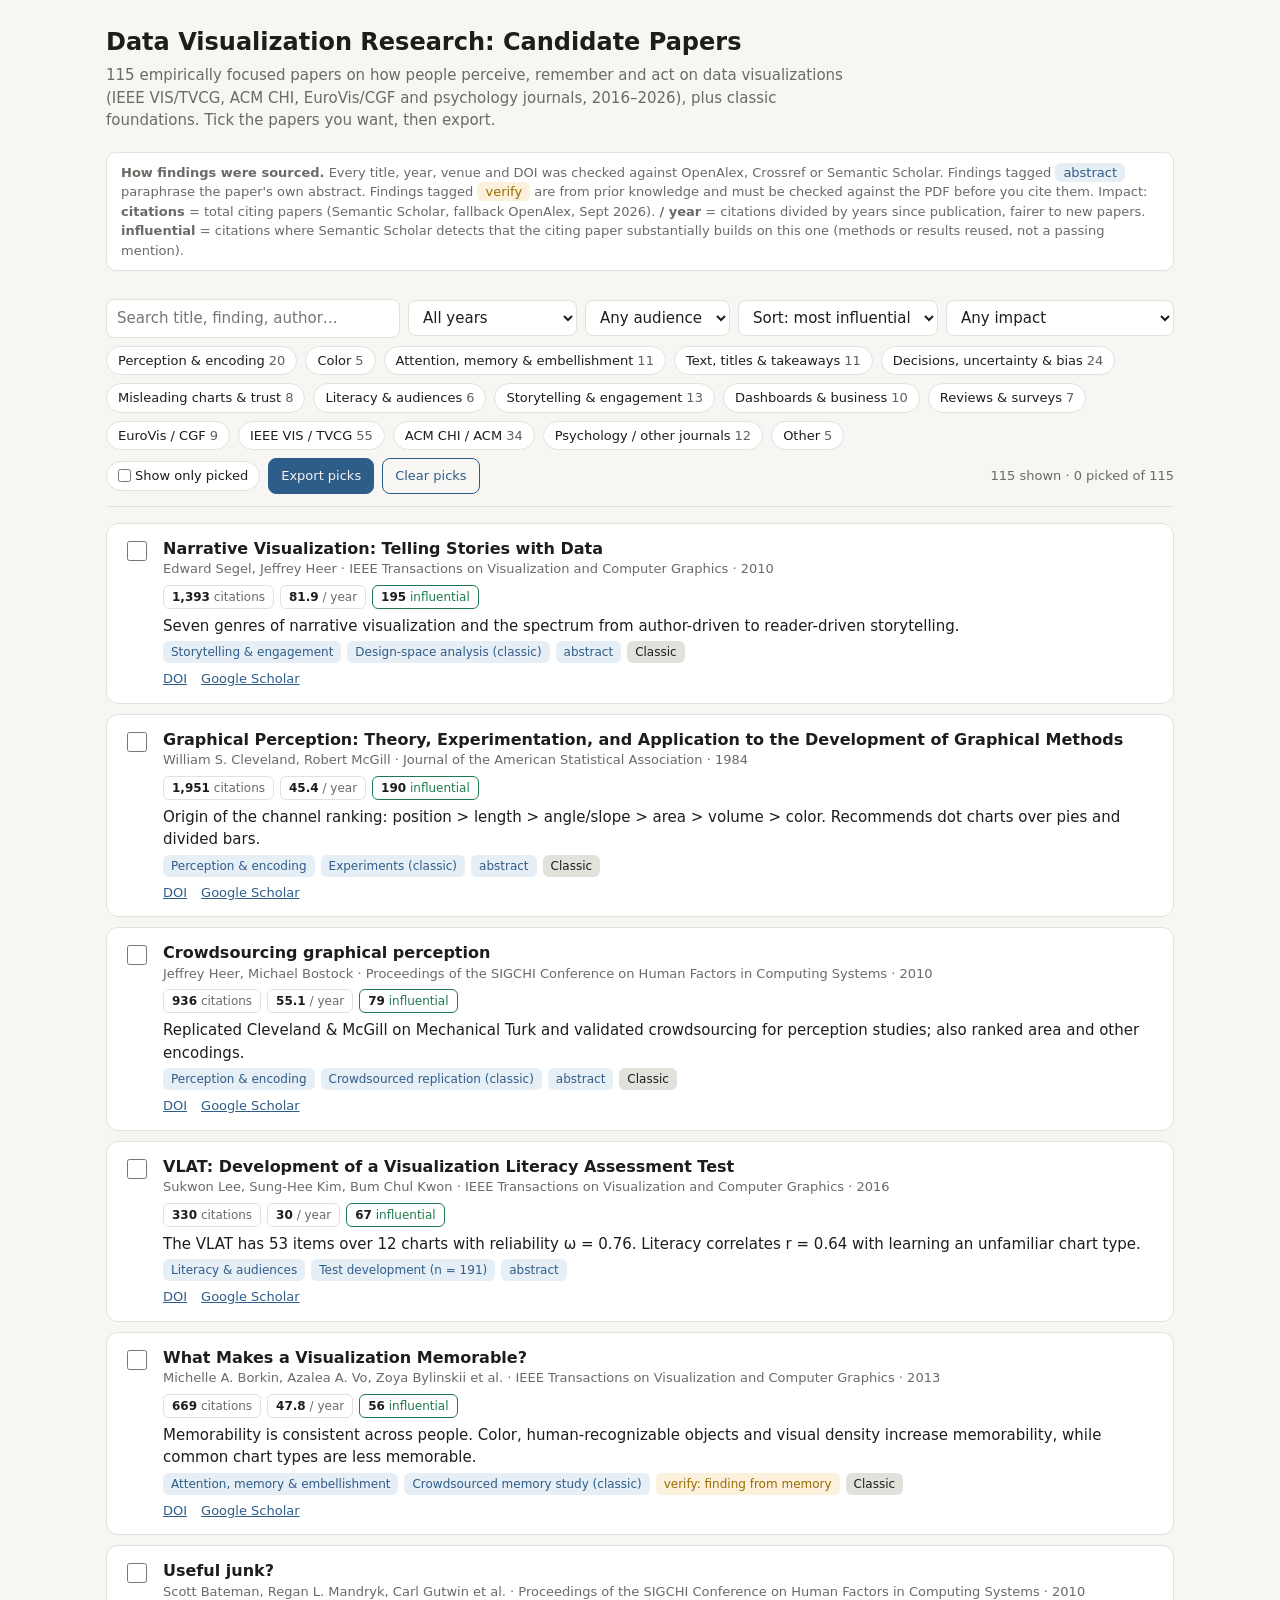
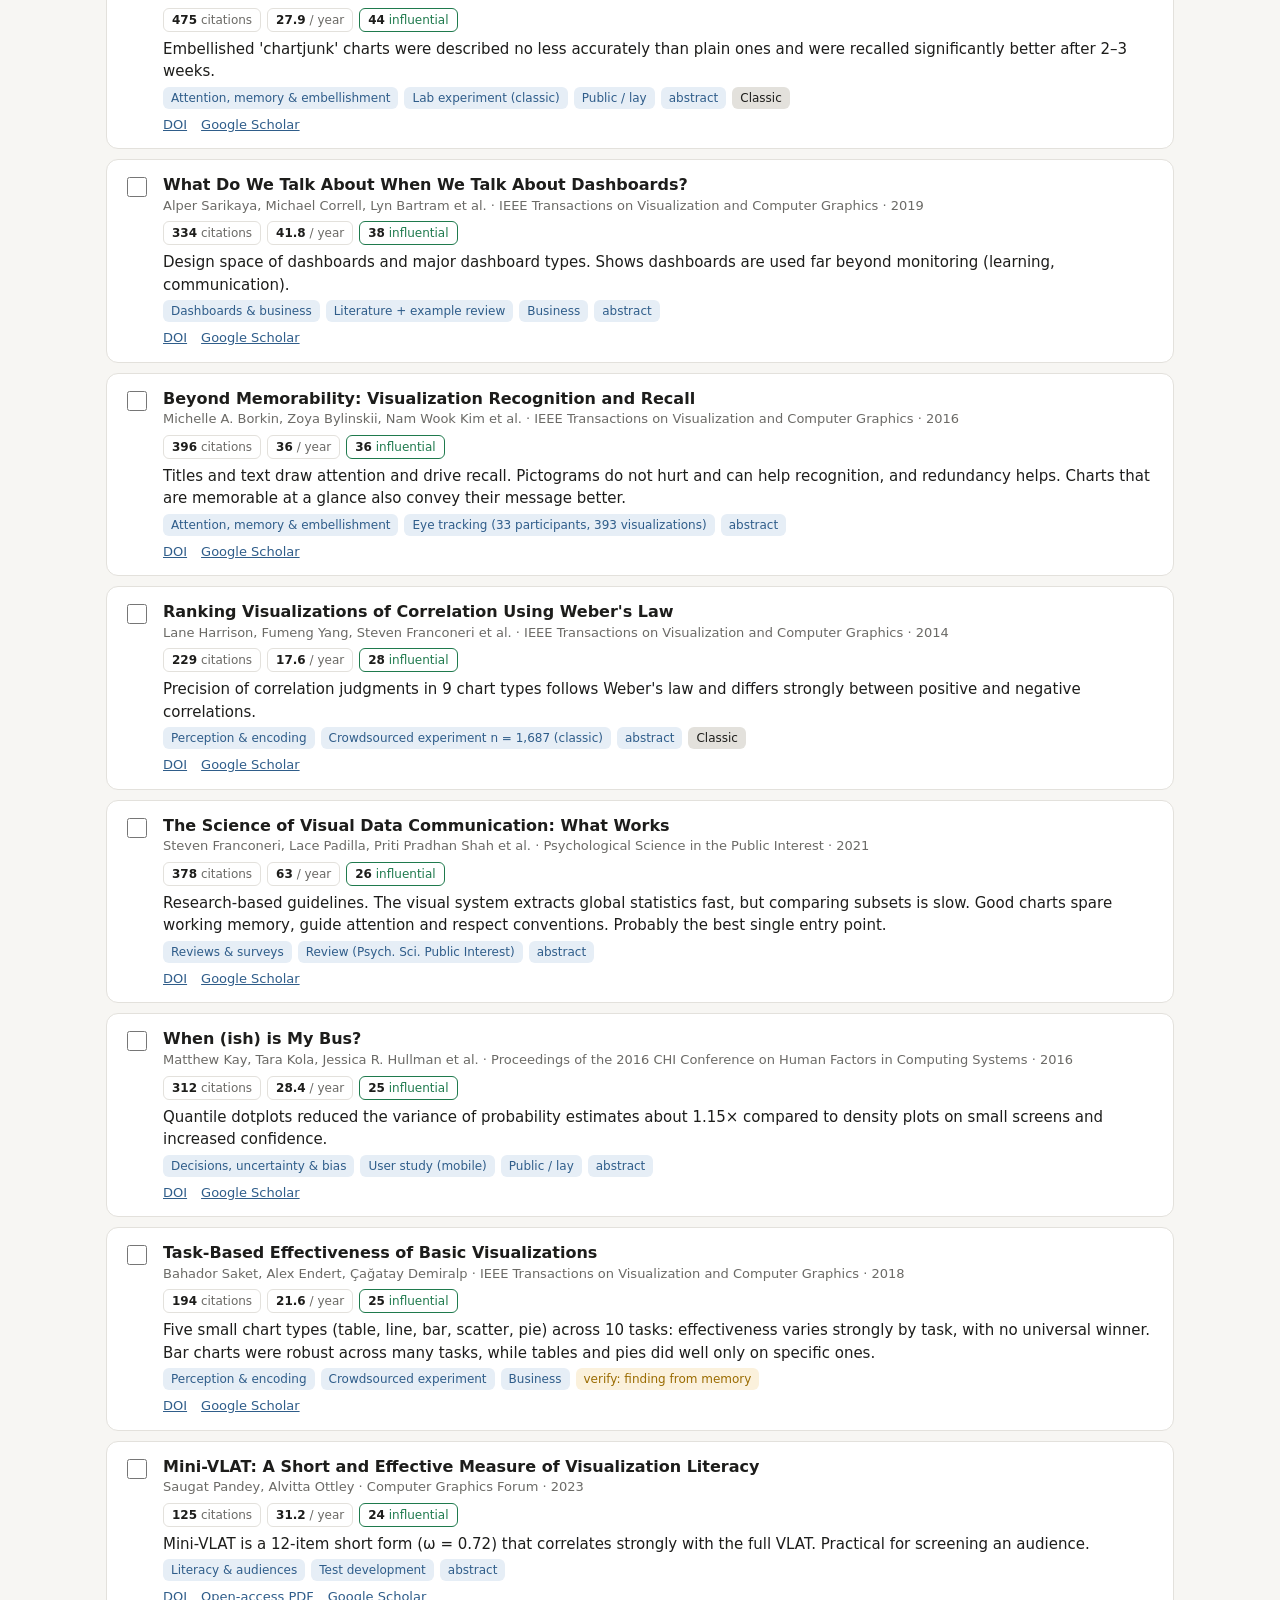
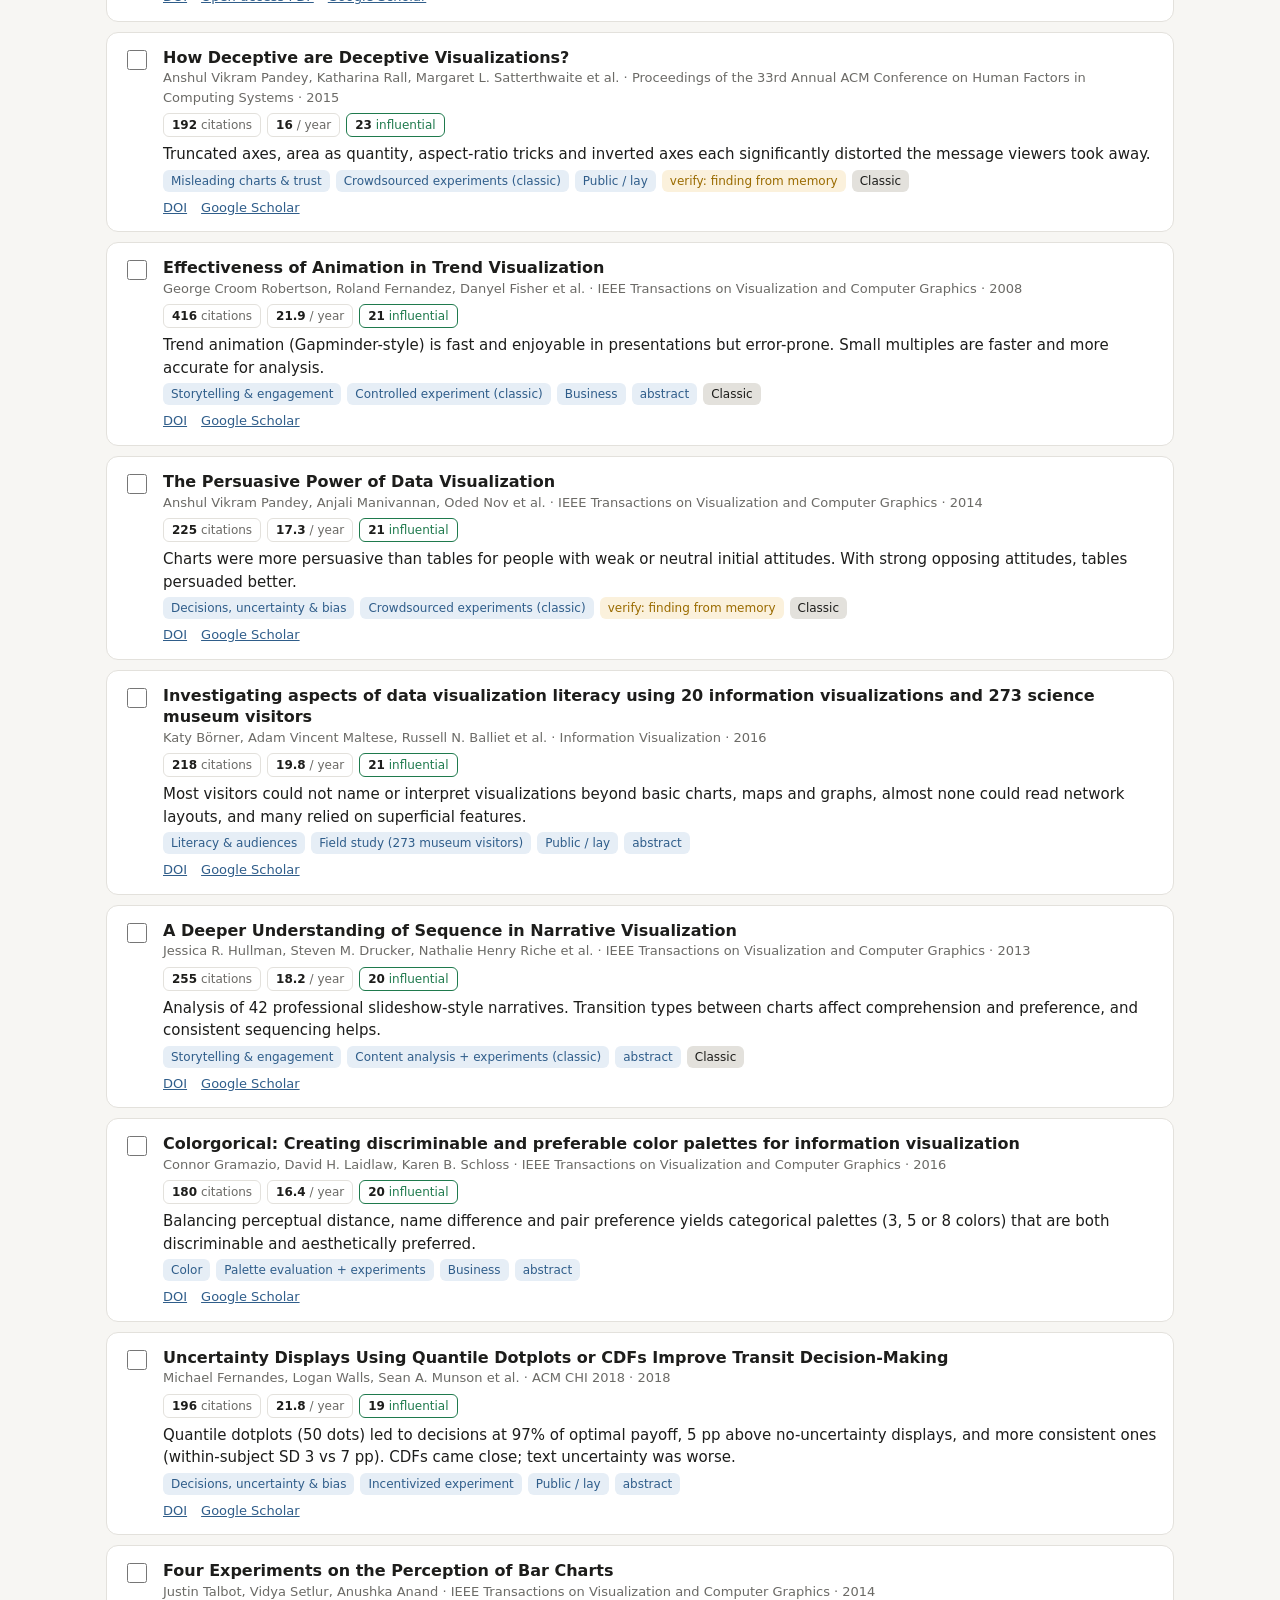
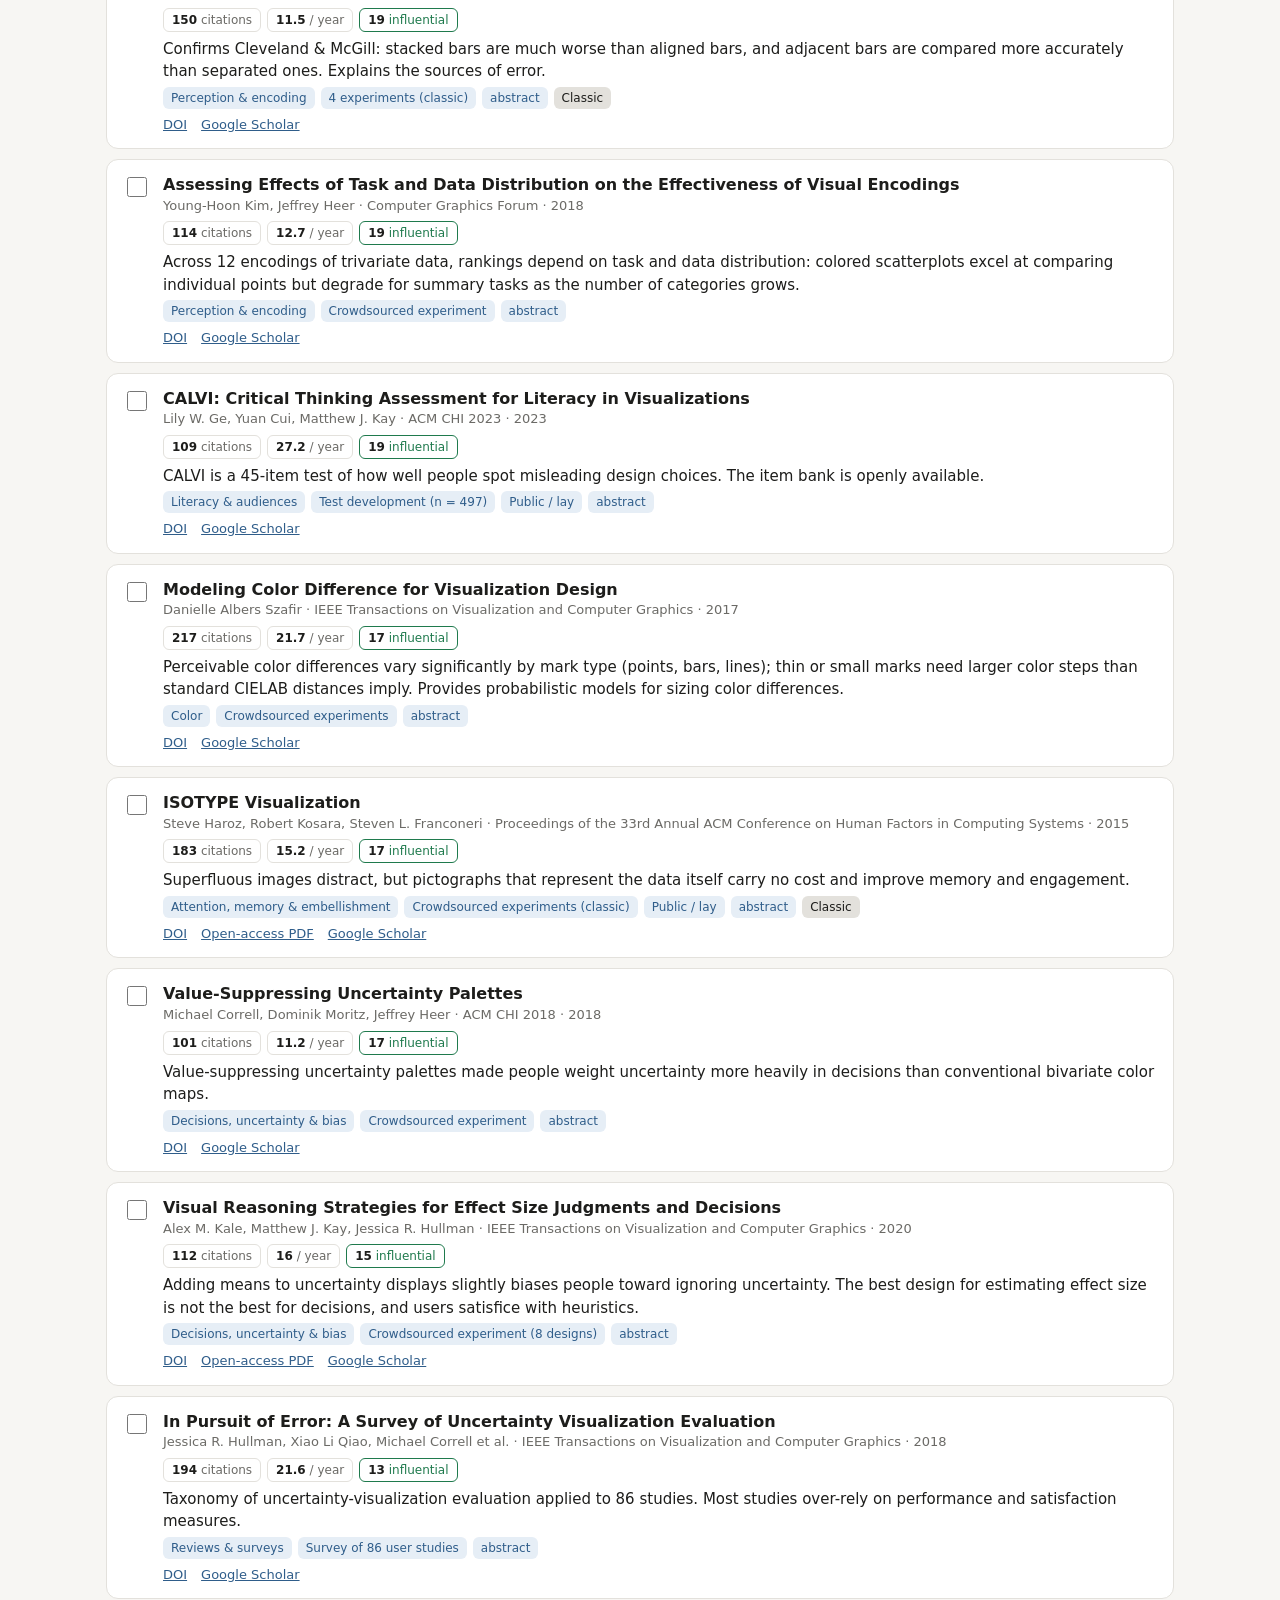
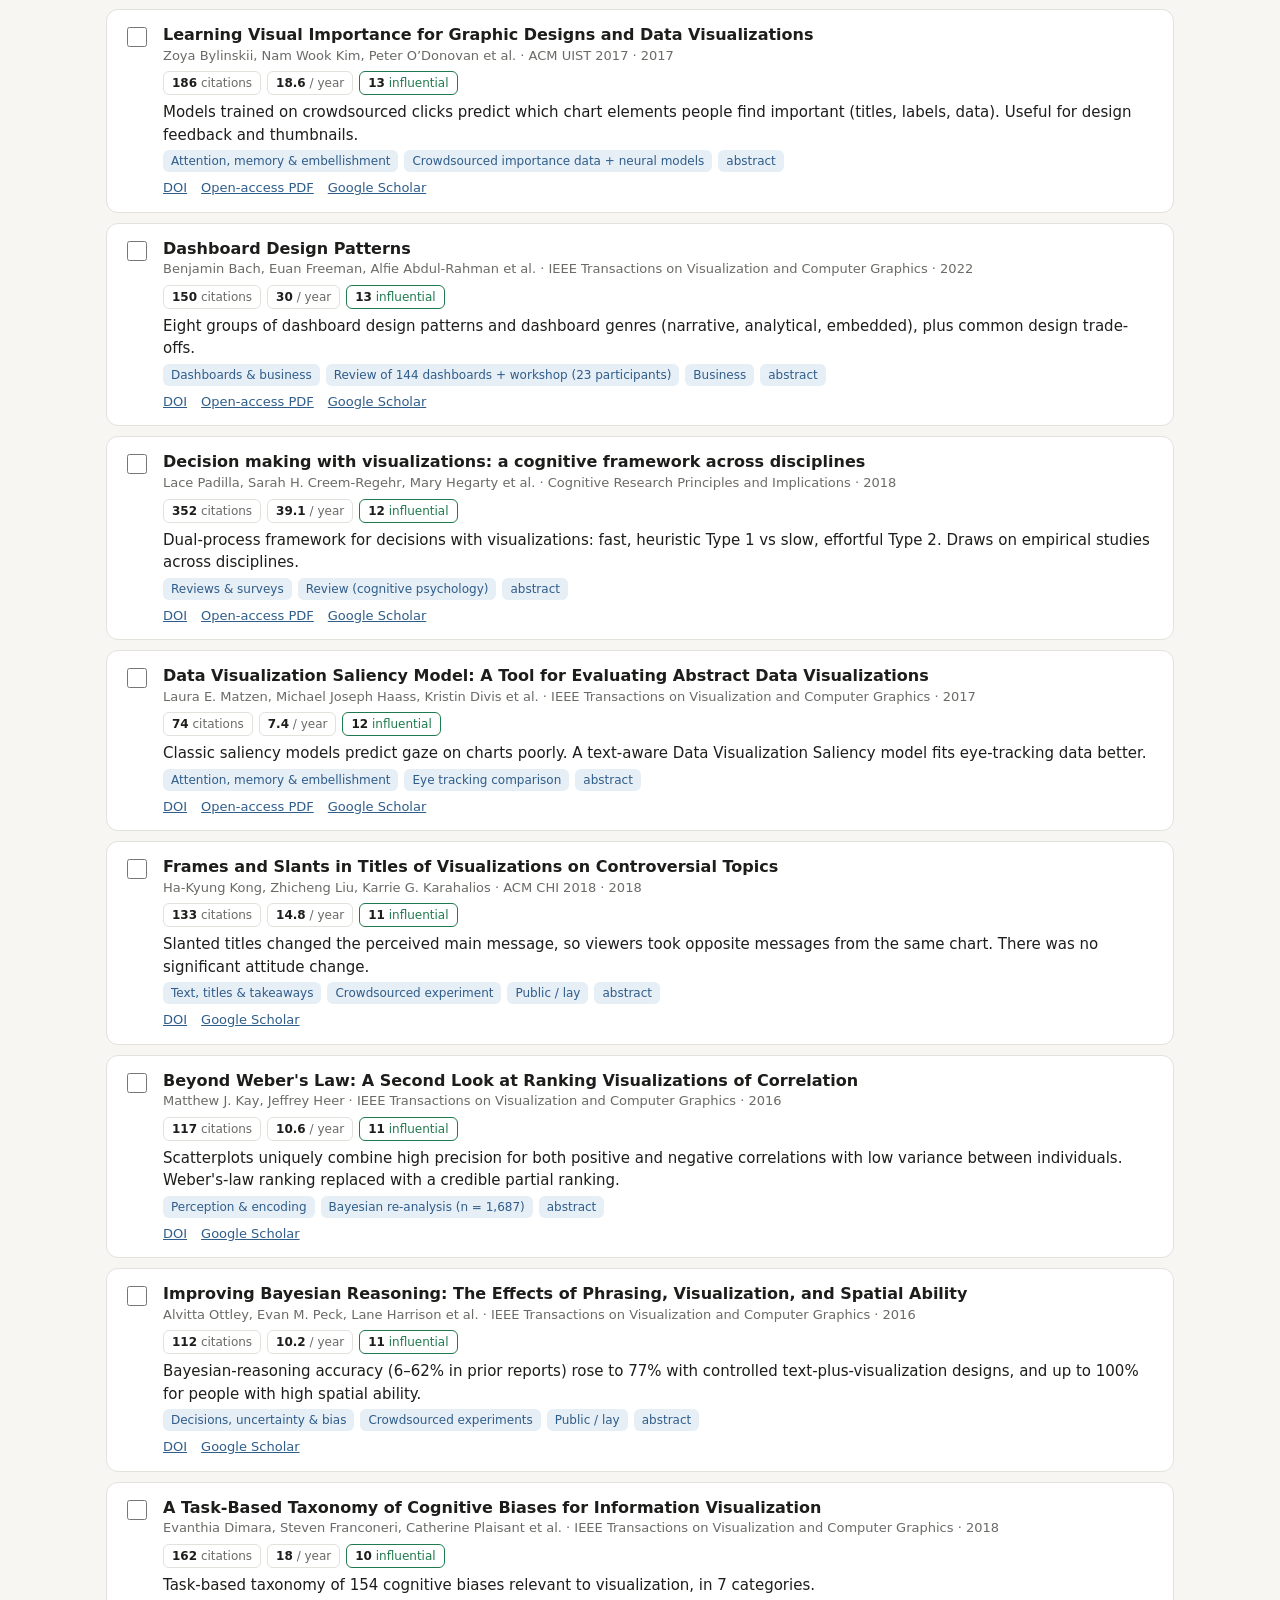
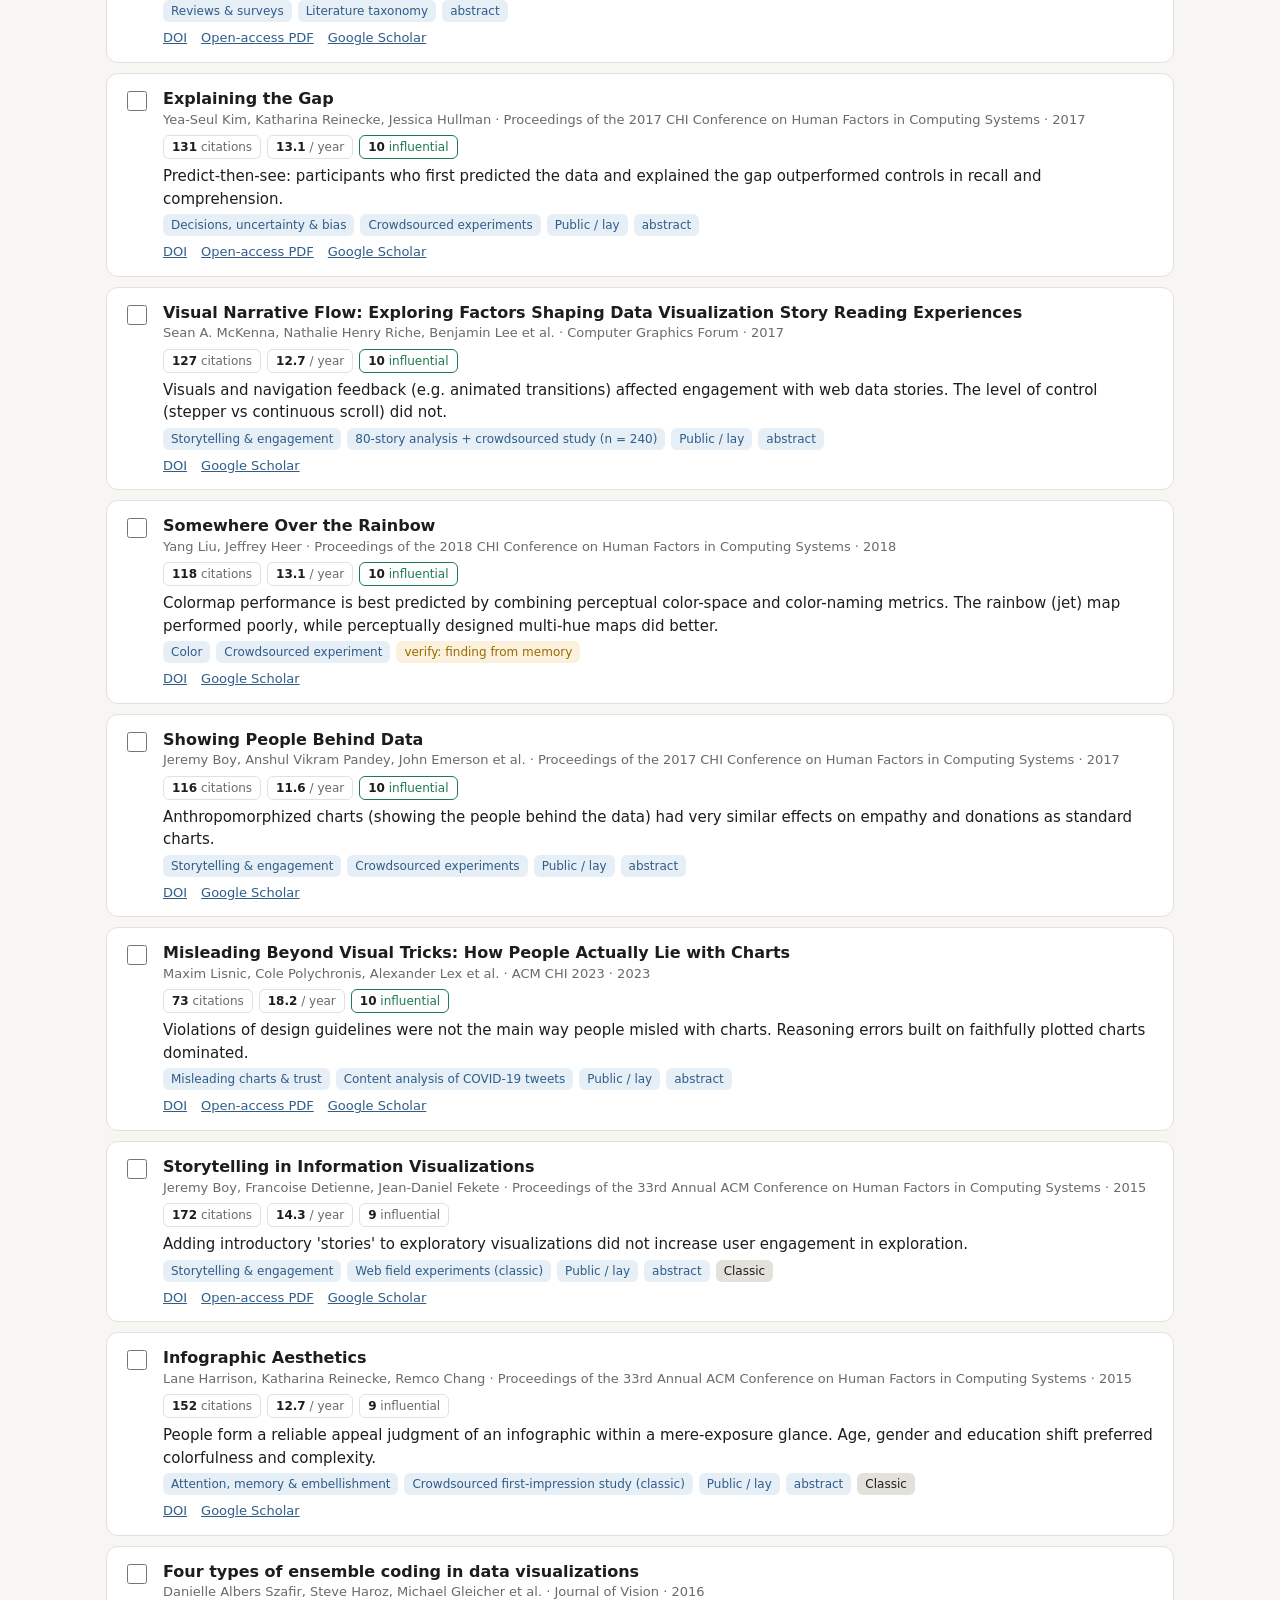
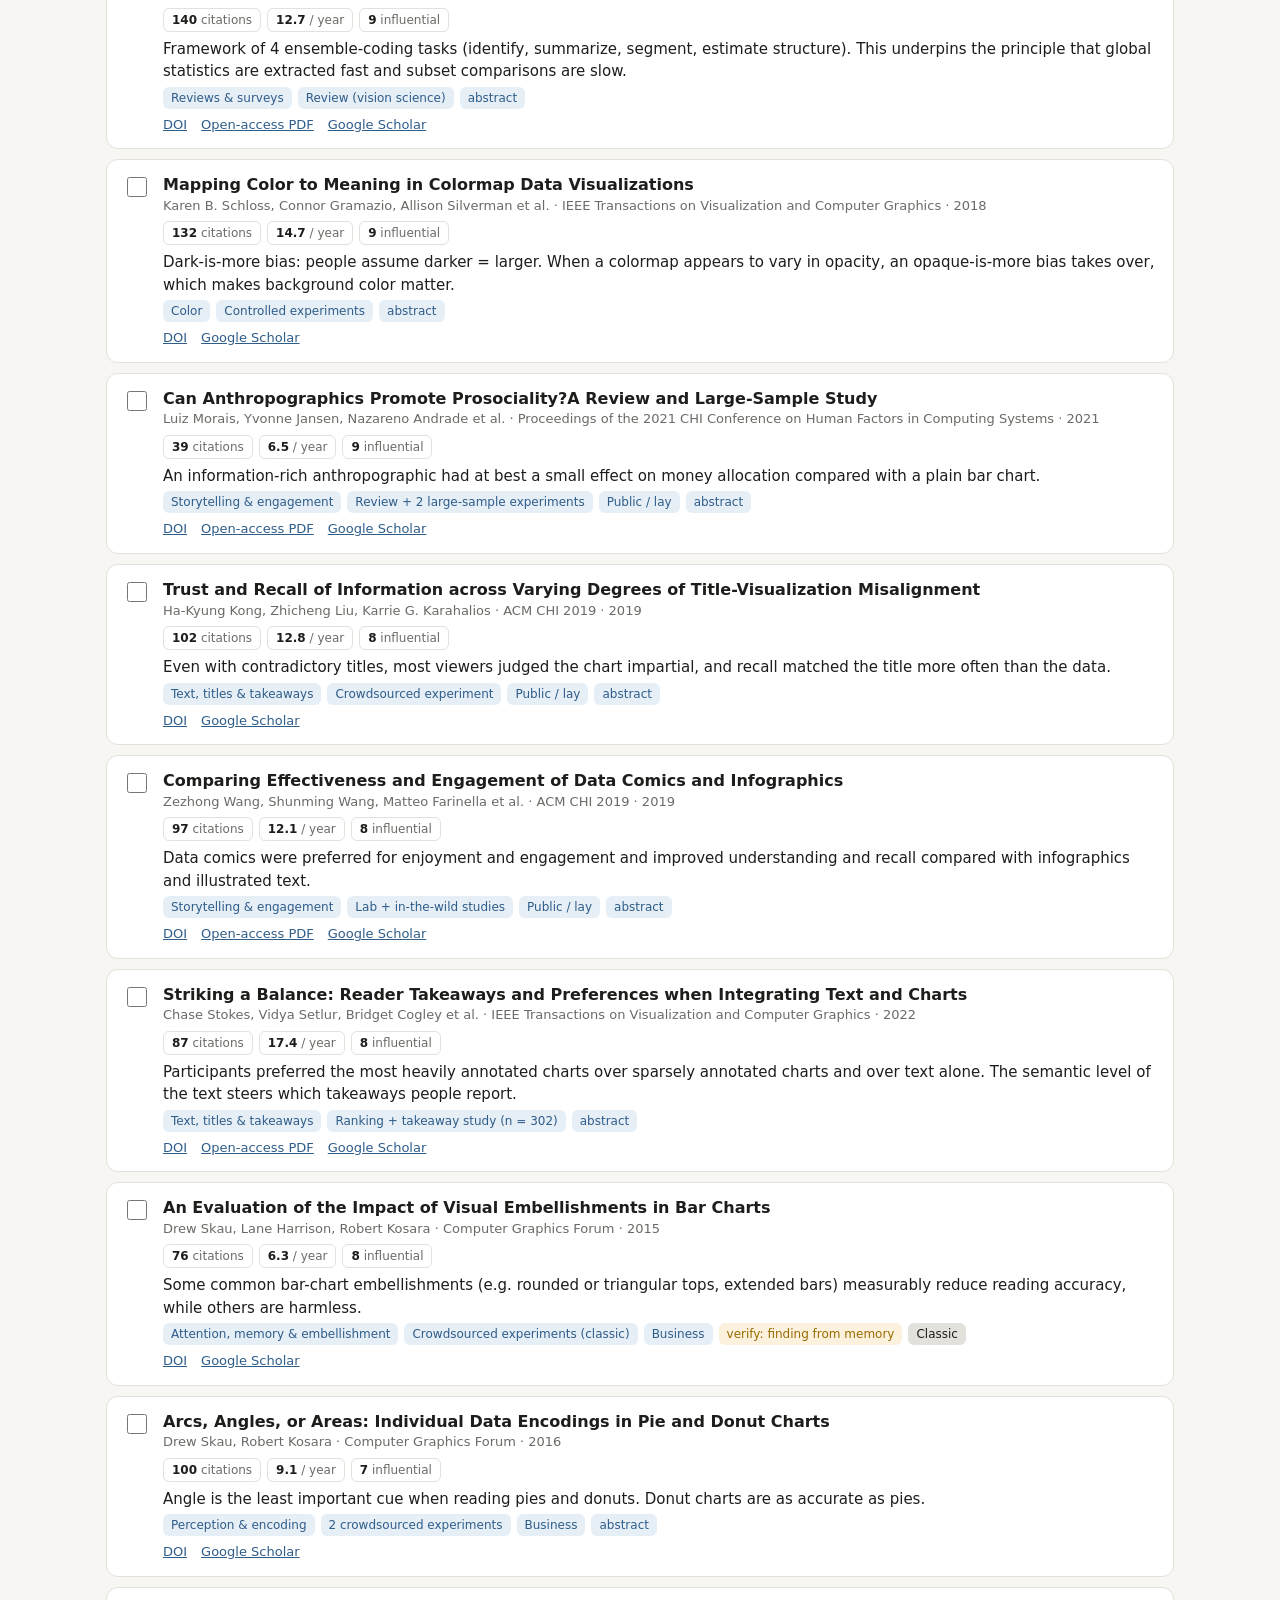
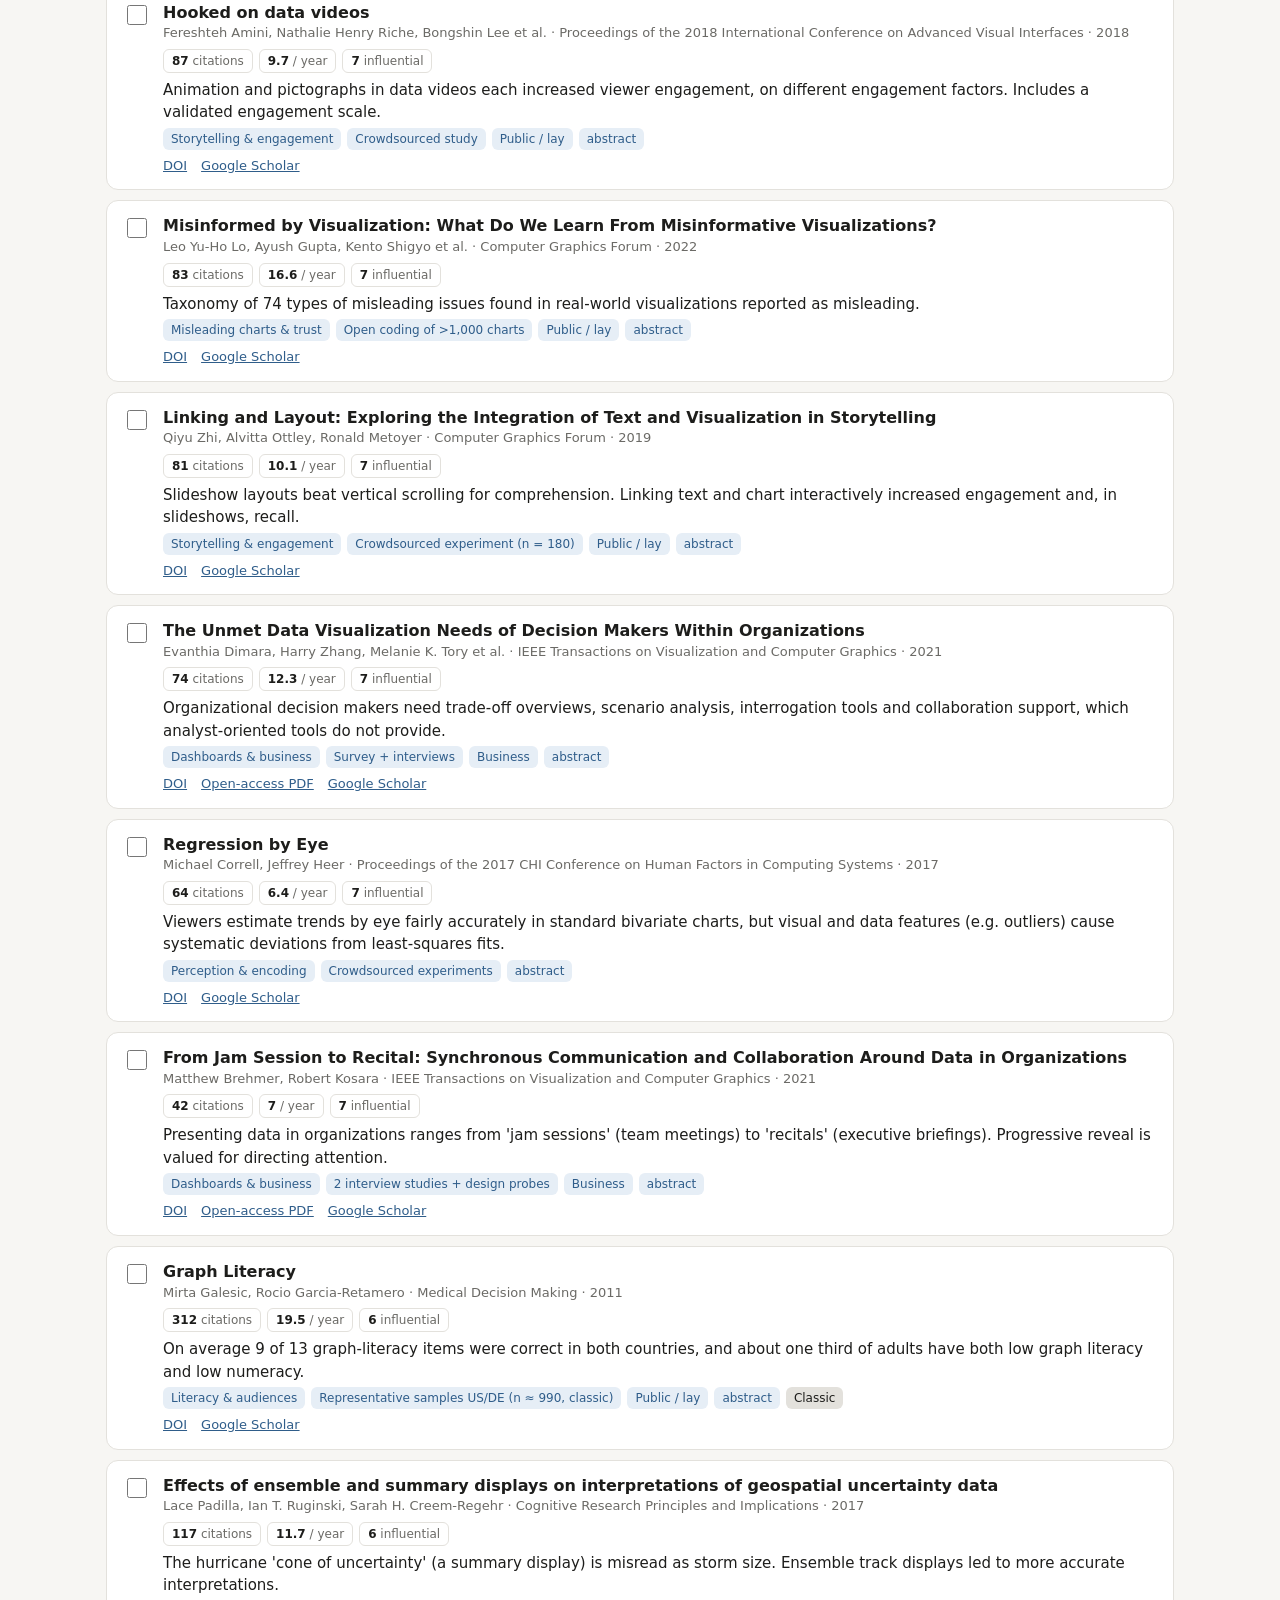
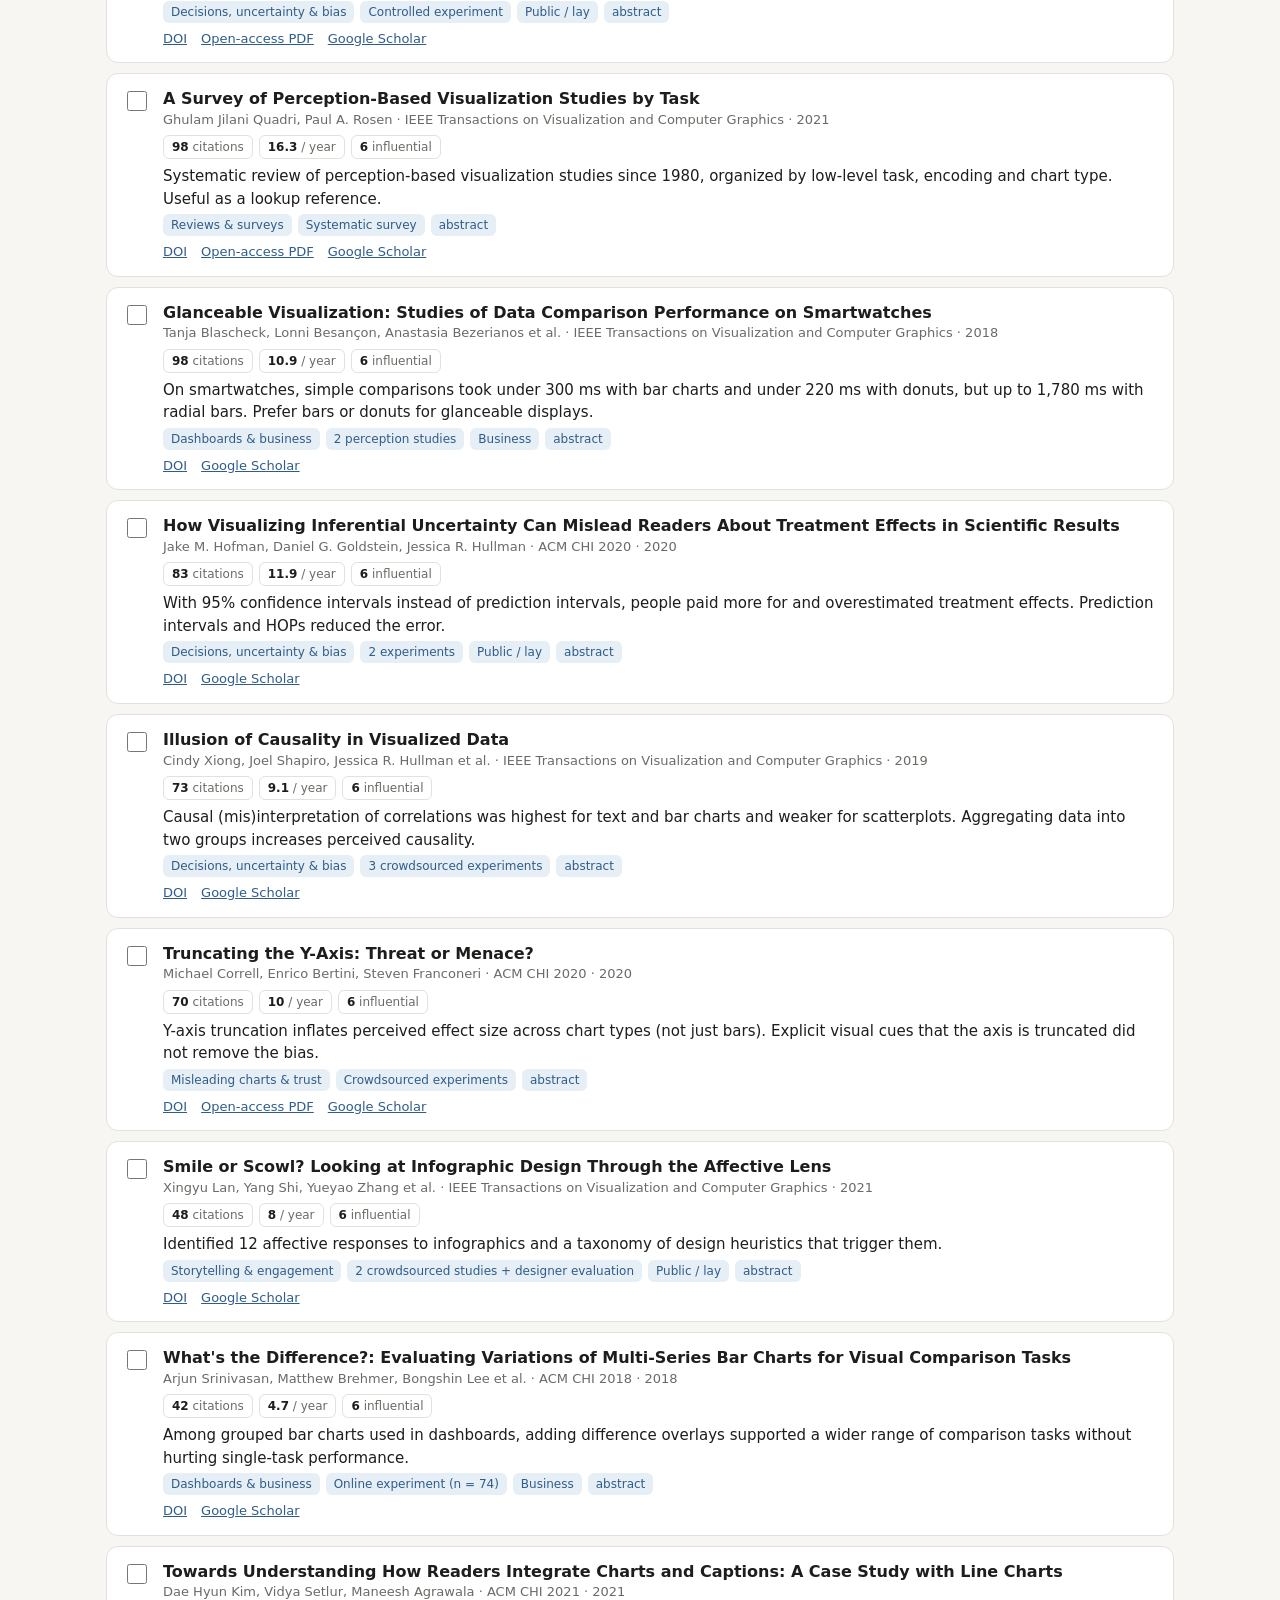
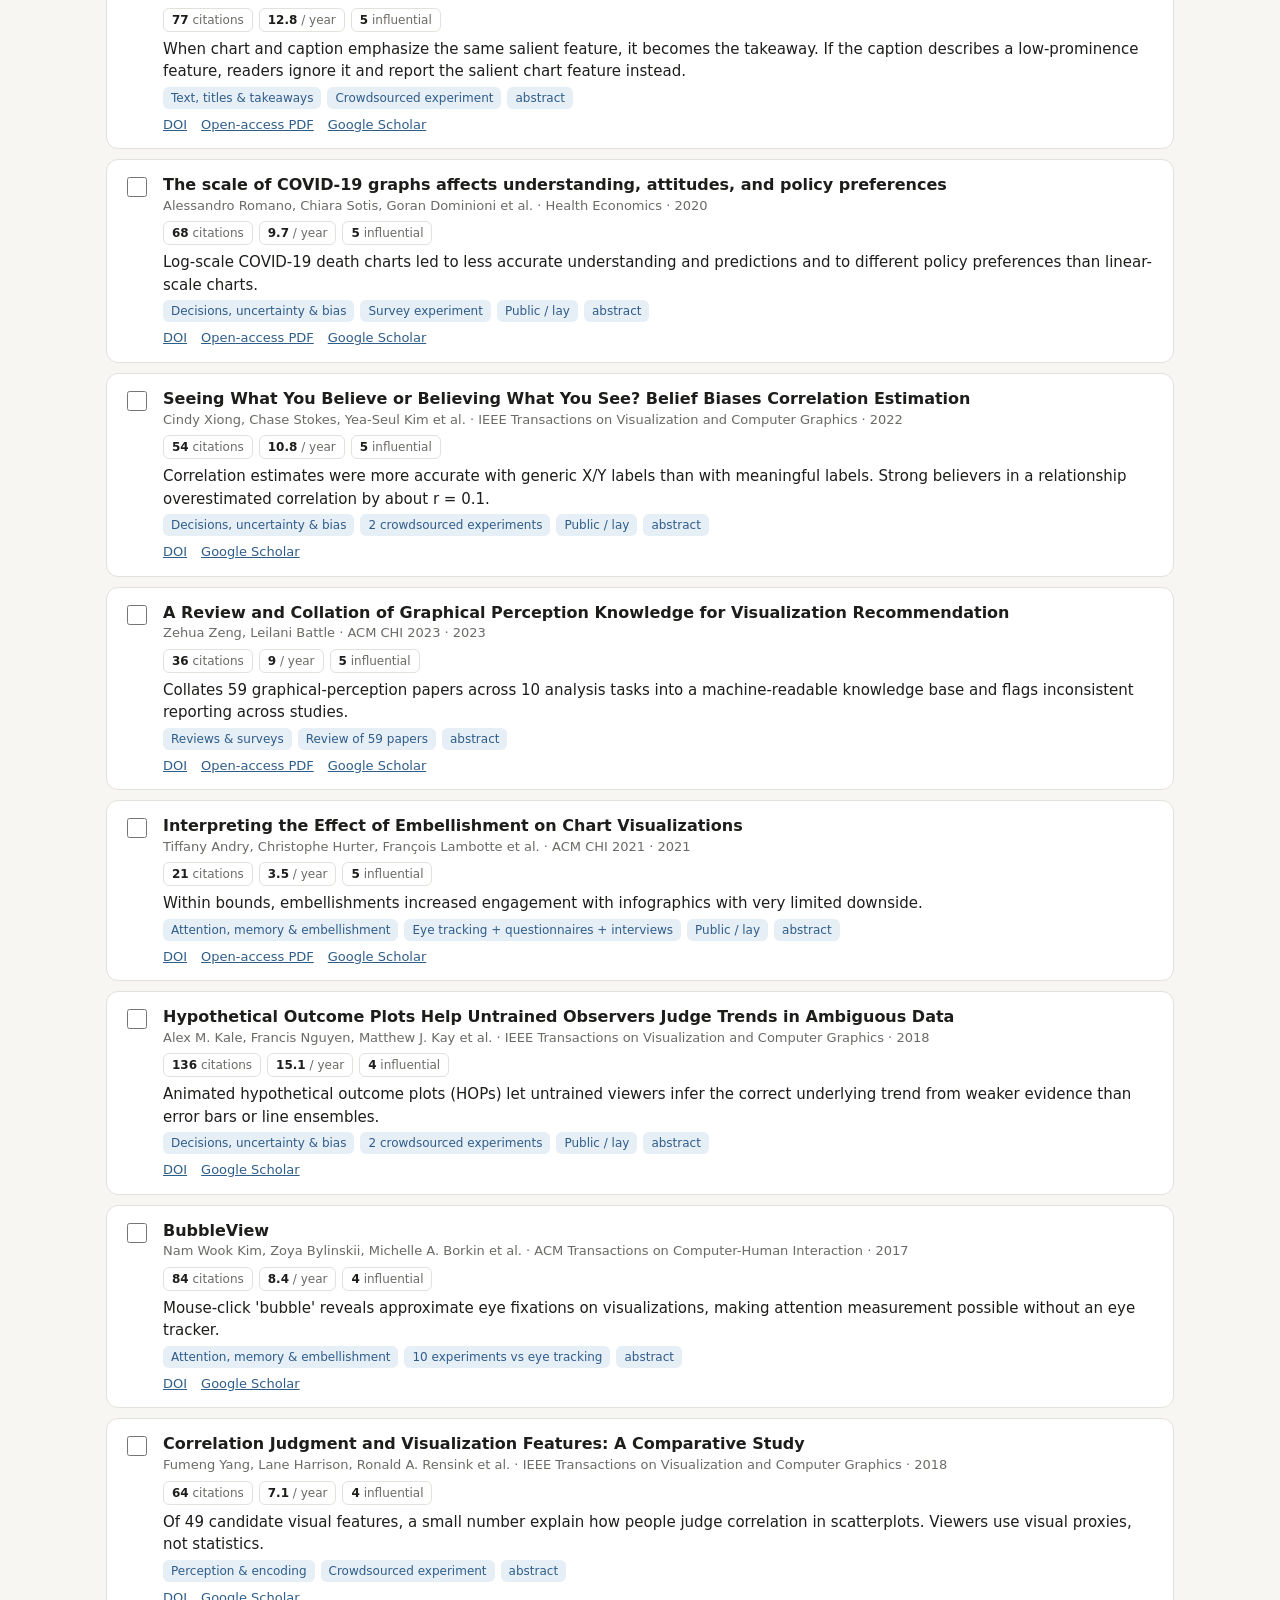
<file: Research/paper-picker.html>
<!DOCTYPE html>
<html lang="en">
<head>
<meta charset="utf-8">
<meta name="viewport" content="width=device-width, initial-scale=1">
<title>Viz Research Picker</title>
<style>
:root{
  --bg:#f7f6f3; --surface:#ffffff; --ink:#1d1d1b; --muted:#6b6a66; --line:#e3e1dc;
  --accent:#2f5d8a; --accent-soft:#e6eef6; --pick:#1f7a4d; --pick-soft:#e3f3ea; --warn:#9a6b00; --warn-soft:#fbf1dc;
}
@media (prefers-color-scheme: dark){ :root:not([data-theme="light"]){
  --bg:#161615; --surface:#1f1f1d; --ink:#ecebe7; --muted:#a09e98; --line:#34332f;
  --accent:#8db6df; --accent-soft:#233344; --pick:#6fcf9b; --pick-soft:#1c3327; --warn:#e3b55a; --warn-soft:#3a2f16; } }
:root[data-theme="dark"]{
  --bg:#161615; --surface:#1f1f1d; --ink:#ecebe7; --muted:#a09e98; --line:#34332f;
  --accent:#8db6df; --accent-soft:#233344; --pick:#6fcf9b; --pick-soft:#1c3327; --warn:#e3b55a; --warn-soft:#3a2f16; }
*{box-sizing:border-box}
body{margin:0;background:var(--bg);color:var(--ink);font:15px/1.5 system-ui,-apple-system,"Segoe UI",sans-serif}
.wrap{max-width:1100px;margin:0 auto;padding:24px 16px 80px}
h1{font-size:24px;margin:0 0 4px}
.sub{color:var(--muted);margin:0 0 20px;max-width:760px}
.bar{position:sticky;top:0;z-index:5;background:var(--bg);padding:12px 0;border-bottom:1px solid var(--line);margin-bottom:16px}
.row{display:flex;flex-wrap:wrap;gap:8px;align-items:center}
.row+.row{margin-top:8px}
input[type=search],select{font:inherit;padding:7px 10px;border:1px solid var(--line);border-radius:8px;background:var(--surface);color:var(--ink)}
input[type=search]{flex:1;min-width:200px}
.chip{border:1px solid var(--line);background:var(--surface);color:var(--ink);border-radius:999px;padding:4px 11px;font:inherit;font-size:13px;cursor:pointer}
.chip[aria-pressed=true]{background:var(--accent);border-color:var(--accent);color:var(--bg)}
.chip .n{opacity:.7;margin-left:4px}
.btn{font:inherit;font-size:13px;padding:7px 12px;border-radius:8px;border:1px solid var(--accent);background:var(--accent);color:var(--bg);cursor:pointer}
.btn.ghost{background:transparent;color:var(--accent)}
.count{color:var(--muted);font-size:13px;margin-left:auto}
.list{display:grid;gap:10px}
.card{background:var(--surface);border:1px solid var(--line);border-radius:12px;padding:14px 16px;display:grid;grid-template-columns:28px 1fr;gap:4px 12px}
.card.picked{border-color:var(--pick);box-shadow:inset 4px 0 0 var(--pick)}
.card input{width:20px;height:20px;margin-top:3px;accent-color:var(--pick);cursor:pointer}
.t{font-weight:600;font-size:16px;line-height:1.35}
.meta{color:var(--muted);font-size:13px}
.f{margin:6px 0 4px}
.tags{display:flex;flex-wrap:wrap;gap:6px;font-size:12px}
.tag{padding:2px 8px;border-radius:6px;background:var(--accent-soft);color:var(--accent)}
.tag.memo{background:var(--warn-soft);color:var(--warn)}
.tag.classic{background:var(--line);color:var(--ink)}
.tag.wk{background:var(--pick-soft);color:var(--pick)}
.impact{display:flex;flex-wrap:wrap;gap:6px;margin-top:6px}
.ib{font-size:12px;padding:2px 8px;border-radius:6px;border:1px solid var(--line);color:var(--muted)}
.ib b{color:var(--ink)}
.ib.hi{border-color:var(--pick);color:var(--pick)}
.links{display:flex;gap:14px;font-size:13px;margin-top:6px}
.links a{color:var(--accent)}
.note{font-size:13px;color:var(--muted);background:var(--surface);border:1px solid var(--line);border-radius:10px;padding:10px 14px;margin-bottom:16px}
dialog{max-width:760px;width:calc(100% - 32px);border:1px solid var(--line);border-radius:12px;background:var(--surface);color:var(--ink)}
dialog textarea{width:100%;height:50vh;font:12px/1.4 ui-monospace,Consolas,monospace;background:var(--bg);color:var(--ink);border:1px solid var(--line);border-radius:8px;padding:10px}
@media (max-width:600px){.count{margin-left:0;width:100%}}
</style>
</head>
<body>
<div class="wrap">
  <h1>Data Visualization Research: Candidate Papers</h1>
  <p class="sub">115 empirically focused papers on how people perceive, remember and act on data visualizations (IEEE VIS/TVCG, ACM CHI, EuroVis/CGF and psychology journals, 2016–2026), plus classic foundations. Tick the papers you want, then export.</p>
  <div class="note"><b>How findings were sourced.</b> Every title, year, venue and DOI was checked against OpenAlex, Crossref or Semantic Scholar. Findings tagged <span class="tag">abstract</span> paraphrase the paper's own abstract. Findings tagged <span class="tag memo">verify</span> are from prior knowledge and must be checked against the PDF before you cite them. Impact: <b>citations</b> = total citing papers (Semantic Scholar, fallback OpenAlex, Sept 2026). <b>/ year</b> = citations divided by years since publication, fairer to new papers. <b>influential</b> = citations where Semantic Scholar detects that the citing paper substantially builds on this one (methods or results reused, not a passing mention).</div>

  <div class="bar">
    <div class="row">
      <input type="search" id="q" placeholder="Search title, finding, author…">
      <select id="era"><option value="all">All years</option><option value="core">2016–2026 only</option><option value="classic">Classics (&lt;2016)</option></select>
      <select id="aud"><option value="all">Any audience</option><option value="public">Public / lay</option><option value="business">Business</option></select>
      <select id="sort"><option value="infl">Sort: most influential</option><option value="peryear">Sort: citations / year</option><option value="cites">Sort: most cited</option><option value="year">Sort: newest</option><option value="topic">Sort: topic</option></select>
      <select id="minc"><option value="0">Any impact</option><option value="10">Influential citations ≥ 10</option><option value="20">Citations / year ≥ 20</option><option value="100">Citations ≥ 100</option></select>
    </div>
    <div class="row" id="topics"></div>
    <div class="row" id="venues"></div>
    <div class="row">
      <label class="chip"><input type="checkbox" id="onlyPicked" style="margin:0 4px 0 0;vertical-align:-2px">Show only picked</label>
      <button class="btn" id="exp">Export picks</button>
      <button class="btn ghost" id="clr">Clear picks</button>
      <span class="count" id="count"></span>
    </div>
  </div>

  <div class="list" id="list"></div>
</div>

<dialog id="dlg">
  <div class="row" style="margin-bottom:8px">
    <button class="chip" data-fmt="md" aria-pressed="true">Markdown (weekly-papers favorites.md)</button>
    <button class="chip" data-fmt="csv" aria-pressed="false">CSV</button>
    <button class="chip" data-fmt="ids" aria-pressed="false">ID list (paste back to Claude)</button>
  </div>
  <textarea id="out" readonly></textarea>
  <div class="row" style="margin-top:8px">
    <button class="btn" id="copy">Copy</button>
    <button class="btn ghost" id="dl">Download</button>
    <button class="btn ghost" id="close" style="margin-left:auto">Close</button>
  </div>
</dialog>

<script>
const PAPERS = [{"id": 0, "title": "Assessing Effects of Task and Data Distribution on the Effectiveness of Visual Encodings", "year": 2018, "authors": "Young-Hoon Kim, Jeffrey Heer", "venue": "Computer Graphics Forum", "venueGroup": "EuroVis / CGF", "doi": "https://doi.org/10.1111/cgf.13409", "pdf": null, "cites": 94, "topic": "perception", "method": "Crowdsourced experiment", "audience": "both", "finding": "Across 12 encodings of trivariate data, rankings depend on task and data distribution: colored scatterplots excel at comparing individual points but degrade for summary tasks as the number of categories grows.", "basis": "abstract", "classic": false, "inWeekly": false, "scholar": "https://scholar.google.com/scholar?q=%22Assessing%20Effects%20of%20Task%20and%20Data%20Distribution%20on%20the%20Effectiveness%20of%20Visual%20Encodings%22", "s2Cites": 114, "influential": 19, "citations": 114, "perYear": 12.7}, {"id": 1, "title": "Modeling Color Difference for Visualization Design", "year": 2017, "authors": "Danielle Albers Szafir", "venue": "IEEE Transactions on Visualization and Computer Graphics", "venueGroup": "IEEE VIS / TVCG", "doi": "https://doi.org/10.1109/tvcg.2017.2744359", "pdf": null, "cites": 216, "topic": "color", "method": "Crowdsourced experiments", "audience": "both", "finding": "Perceivable color differences vary significantly by mark type (points, bars, lines); thin or small marks need larger color steps than standard CIELAB distances imply. Provides probabilistic models for sizing color differences.", "basis": "abstract", "classic": false, "inWeekly": false, "scholar": "https://scholar.google.com/scholar?q=%22Modeling%20Color%20Difference%20for%20Visualization%20Design%22", "s2Cites": 217, "influential": 17, "citations": 217, "perYear": 21.7}, {"id": 2, "title": "Hypothetical Outcome Plots Help Untrained Observers Judge Trends in Ambiguous Data", "year": 2018, "authors": "Alex M. Kale, Francis Nguyen, Matthew J. Kay et al.", "venue": "IEEE Transactions on Visualization and Computer Graphics", "venueGroup": "IEEE VIS / TVCG", "doi": "https://doi.org/10.1109/tvcg.2018.2864909", "pdf": null, "cites": 136, "topic": "decision", "method": "2 crowdsourced experiments", "audience": "public", "finding": "Animated hypothetical outcome plots (HOPs) let untrained viewers infer the correct underlying trend from weaker evidence than error bars or line ensembles.", "basis": "abstract", "classic": false, "inWeekly": false, "scholar": "https://scholar.google.com/scholar?q=%22Hypothetical%20Outcome%20Plots%20Help%20Untrained%20Observers%20Judge%20Trends%20in%20Ambiguous%20Data%22", "s2Cites": 112, "influential": 4, "citations": 136, "perYear": 15.1}, {"id": 3, "title": "Face to Face: Evaluating Visual Comparison", "year": 2018, "authors": "Brian Ondov, Nicole L. Jardine, Niklas Elmqvist et al.", "venue": "IEEE Transactions on Visualization and Computer Graphics", "venueGroup": "IEEE VIS / TVCG", "doi": "https://doi.org/10.1109/tvcg.2018.2864884", "pdf": null, "cites": 76, "topic": "perception", "method": "Crowdsourced staircase experiments", "audience": "both", "finding": "For visual comparison, overlaid charts beat standard small multiples. Mirror-symmetric small multiples and animated transitions also improved precision, which runs against common design wisdom.", "basis": "abstract", "classic": false, "inWeekly": false, "scholar": "https://scholar.google.com/scholar?q=%22Face%20to%20Face%3A%20Evaluating%20Visual%20Comparison%22", "s2Cites": 68, "influential": 2, "citations": 76, "perYear": 8.4}, {"id": 4, "title": "The Curse of Knowledge in Visual Data Communication", "year": 2019, "authors": "Cindy Xiong, Lisanne van Weelden, Steven Franconeri", "venue": "IEEE Transactions on Visualization and Computer Graphics", "venueGroup": "IEEE VIS / TVCG", "doi": "https://doi.org/10.1109/tvcg.2019.2917689", "pdf": "https://dspace.library.uu.nl/handle/1874/390947", "cites": 97, "topic": "text", "method": "Crowdsourced experiment", "audience": "both", "finding": "Curse of knowledge: people who knew a backstory believed naive viewers would see the same pattern as salient, even when told to ignore their knowledge. Presenters systematically overestimate what the audience sees, which argues for stating the takeaway explicitly.", "basis": "abstract", "classic": false, "inWeekly": false, "scholar": "https://scholar.google.com/scholar?q=%22The%20Curse%20of%20Knowledge%20in%20Visual%20Data%20Communication%22", "s2Cites": 93, "influential": 2, "citations": 97, "perYear": 12.1}, {"id": 5, "title": "Seeing What You Believe or Believing What You See? Belief Biases Correlation Estimation", "year": 2022, "authors": "Cindy Xiong, Chase Stokes, Yea‐Seul Kim et al.", "venue": "IEEE Transactions on Visualization and Computer Graphics", "venueGroup": "IEEE VIS / TVCG", "doi": "https://doi.org/10.1109/tvcg.2022.3209405", "pdf": null, "cites": 49, "topic": "decision", "method": "2 crowdsourced experiments", "audience": "public", "finding": "Correlation estimates were more accurate with generic X/Y labels than with meaningful labels. Strong believers in a relationship overestimated correlation by about r = 0.1.", "basis": "abstract", "classic": false, "inWeekly": false, "scholar": "https://scholar.google.com/scholar?q=%22Seeing%20What%20You%20Believe%20or%20Believing%20What%20You%20See%3F%20Belief%20Biases%20Correlation%20Estimation%22", "s2Cites": 54, "influential": 5, "citations": 54, "perYear": 10.8}, {"id": 6, "title": "Judgment Error in Pie Chart Variations", "year": 2016, "authors": "Robert Kosara, Drew Skau", "venue": "EuroVis 2016 (Short Papers)", "venueGroup": "EuroVis / CGF", "doi": "https://doi.org/10.2312/eurovisshort.20161167", "pdf": "https://doi.org/10.2312/eurovisshort.20161167", "cites": 24, "topic": "perception", "method": "Crowdsourced experiment", "audience": "business", "finding": "Every pie variant (exploded, elliptical, square, enlarged slice) produced more error than a regular pie. Shape-distorting variants produced the highest error.", "basis": "abstract", "classic": false, "inWeekly": false, "scholar": "https://scholar.google.com/scholar?q=%22Judgment%20Error%20in%20Pie%20Chart%20Variations%22", "s2Cites": 32, "influential": 0, "citations": 32, "perYear": 2.9}, {"id": 7, "title": "Arcs, Angles, or Areas: Individual Data Encodings in Pie and Donut Charts", "year": 2016, "authors": "Drew Skau, Robert Kosara", "venue": "Computer Graphics Forum", "venueGroup": "EuroVis / CGF", "doi": "https://doi.org/10.1111/cgf.12888", "pdf": null, "cites": 89, "topic": "perception", "method": "2 crowdsourced experiments", "audience": "business", "finding": "Angle is the least important cue when reading pies and donuts. Donut charts are as accurate as pies.", "basis": "abstract", "classic": false, "inWeekly": false, "scholar": "https://scholar.google.com/scholar?q=%22Arcs%2C%20Angles%2C%20or%20Areas%3A%20Individual%20Data%20Encodings%20in%20Pie%20and%20Donut%20Charts%22", "s2Cites": 100, "influential": 7, "citations": 100, "perYear": 9.1}, {"id": 8, "title": "Evidence for Area as the Primary Visual Cue in Pie Charts", "year": 2019, "authors": "Robert Kosara", "venue": "IEEE VIS 2019 (Short Papers)", "venueGroup": "IEEE VIS / TVCG", "doi": "https://doi.org/10.1109/visual.2019.8933547", "pdf": "https://osf.io/7y842", "cites": 26, "topic": "perception", "method": "Preregistered experiment", "audience": "business", "finding": "In projected 3D pies, area (not angle or arc length) best explains how people read slice values.", "basis": "abstract", "classic": false, "inWeekly": false, "scholar": "https://scholar.google.com/scholar?q=%22Evidence%20for%20Area%20as%20the%20Primary%20Visual%20Cue%20in%20Pie%20Charts%22", "s2Cites": 29, "influential": 0, "citations": 29, "perYear": 3.6}, {"id": 9, "title": "Beyond Weber's Law: A Second Look at Ranking Visualizations of Correlation", "year": 2016, "authors": "Matthew J. Kay, Jeffrey Heer", "venue": "IEEE Transactions on Visualization and Computer Graphics", "venueGroup": "IEEE VIS / TVCG", "doi": "https://doi.org/10.1109/tvcg.2015.2467671", "pdf": null, "cites": 113, "topic": "perception", "method": "Bayesian re-analysis (n = 1,687)", "audience": "both", "finding": "Scatterplots uniquely combine high precision for both positive and negative correlations with low variance between individuals. Weber's-law ranking replaced with a credible partial ranking.", "basis": "abstract", "classic": false, "inWeekly": false, "scholar": "https://scholar.google.com/scholar?q=%22Beyond%20Weber%27s%20Law%3A%20A%20Second%20Look%20at%20Ranking%20Visualizations%20of%20Correlation%22", "s2Cites": 117, "influential": 11, "citations": 117, "perYear": 10.6}, {"id": 10, "title": "Correlation Judgment and Visualization Features: A Comparative Study", "year": 2018, "authors": "Fumeng Yang, Lane Harrison, Ronald A. Rensink et al.", "venue": "IEEE Transactions on Visualization and Computer Graphics", "venueGroup": "IEEE VIS / TVCG", "doi": "https://doi.org/10.1109/tvcg.2018.2810918", "pdf": null, "cites": 63, "topic": "perception", "method": "Crowdsourced experiment", "audience": "both", "finding": "Of 49 candidate visual features, a small number explain how people judge correlation in scatterplots. Viewers use visual proxies, not statistics.", "basis": "abstract", "classic": false, "inWeekly": false, "scholar": "https://scholar.google.com/scholar?q=%22Correlation%20Judgment%20and%20Visualization%20Features%3A%20A%20Comparative%20Study%22", "s2Cites": 64, "influential": 4, "citations": 64, "perYear": 7.1}, {"id": 11, "title": "Regression by Eye", "year": 2017, "authors": "Michael Correll, Jeffrey Heer", "venue": "Proceedings of the 2017 CHI Conference on Human Factors in Computing Systems", "venueGroup": "ACM CHI / ACM", "doi": "https://doi.org/10.1145/3025453.3025922", "pdf": null, "cites": 52, "topic": "perception", "method": "Crowdsourced experiments", "audience": "both", "finding": "Viewers estimate trends by eye fairly accurately in standard bivariate charts, but visual and data features (e.g. outliers) cause systematic deviations from least-squares fits.", "basis": "abstract", "classic": false, "inWeekly": false, "scholar": "https://scholar.google.com/scholar?q=%22Regression%20by%20Eye%22", "s2Cites": 64, "influential": 7, "citations": 64, "perYear": 6.4}, {"id": 12, "title": "Value-Suppressing Uncertainty Palettes", "year": 2018, "authors": "Michael Correll, Dominik Moritz, Jeffrey Heer", "venue": "ACM CHI 2018", "venueGroup": "ACM CHI / ACM", "doi": "https://doi.org/10.1145/3173574.3174216", "pdf": null, "cites": 100, "topic": "decision", "method": "Crowdsourced experiment", "audience": "both", "finding": "Value-suppressing uncertainty palettes made people weight uncertainty more heavily in decisions than conventional bivariate color maps.", "basis": "abstract", "classic": false, "inWeekly": false, "scholar": "https://scholar.google.com/scholar?q=%22Value-Suppressing%20Uncertainty%20Palettes%22", "s2Cites": 101, "influential": 17, "citations": 101, "perYear": 11.2}, {"id": 13, "title": "Truncating the Y-Axis: Threat or Menace?", "year": 2020, "authors": "Michael Correll, Enrico Bertini, Steven Franconeri", "venue": "ACM CHI 2020", "venueGroup": "ACM CHI / ACM", "doi": "https://doi.org/10.1145/3313831.3376222", "pdf": "https://arxiv.org/pdf/1907.02035", "cites": 50, "topic": "misleading", "method": "Crowdsourced experiments", "audience": "both", "finding": "Y-axis truncation inflates perceived effect size across chart types (not just bars). Explicit visual cues that the axis is truncated did not remove the bias.", "basis": "abstract", "classic": false, "inWeekly": false, "scholar": "https://scholar.google.com/scholar?q=%22Truncating%20the%20Y-Axis%3A%20Threat%20or%20Menace%3F%22", "s2Cites": 70, "influential": 6, "citations": 70, "perYear": 10.0}, {"id": 14, "title": "Graph Construction", "year": 2019, "authors": "Jessica K. Witt", "venue": "Meta-Psychology", "venueGroup": "Psychology / other journals", "doi": "https://doi.org/10.15626/mp.2018.895", "pdf": "https://arxiv.org/pdf/2002.00388", "cites": 24, "topic": "misleading", "method": "Controlled experiments", "audience": "both", "finding": "A y-axis range of about 1.5 SD around the data gave the best sensitivity and lowest bias. Minimal ranges make every effect look big; full 0–100 ranges make every effect look small. Recommendation: at least 1 SD, ideally about 1.5 SD.", "basis": "abstract", "classic": false, "inWeekly": false, "scholar": "https://scholar.google.com/scholar?q=%22Graph%20Construction%22", "s2Cites": 27, "influential": 1, "citations": 27, "perYear": 3.4}, {"id": 15, "title": "Truncating bar graphs persistently misleads viewers.", "year": 2021, "authors": "Brenda W. Yang, Camila Vargas Restrepo, Matthew L. Stanley et al.", "venue": "Journal of Applied Research in Memory and Cognition", "venueGroup": "Psychology / other journals", "doi": "https://doi.org/10.1016/j.jarmac.2020.10.002", "pdf": null, "cites": 32, "topic": "misleading", "method": "5 experiments", "audience": "public", "finding": "83.5% of participants showed a truncation effect (differences perceived as larger). It persisted after explicit warnings, and graph literacy did not predict susceptibility.", "basis": "abstract", "classic": false, "inWeekly": false, "scholar": "https://scholar.google.com/scholar?q=%22Truncating%20bar%20graphs%20persistently%20misleads%20viewers.%22", "s2Cites": 31, "influential": 3, "citations": 32, "perYear": 5.3}, {"id": 16, "title": "Truth or Square: Aspect Ratio Biases Recall of Position Encodings", "year": 2020, "authors": "Cristina R. Ceja, Caitlyn M. McColeman, Cindy Xiong et al.", "venue": "IEEE Transactions on Visualization and Computer Graphics", "venueGroup": "IEEE VIS / TVCG", "doi": "https://doi.org/10.1109/tvcg.2020.3030422", "pdf": "https://arxiv.org/pdf/2009.06773", "cites": 21, "topic": "perception", "method": "3 experiments", "audience": "both", "finding": "Remembered bar values are biased toward a square: wide bars are overestimated and tall bars underestimated. The bias also appears when comparing across sequential views.", "basis": "abstract", "classic": false, "inWeekly": false, "scholar": "https://scholar.google.com/scholar?q=%22Truth%20or%20Square%3A%20Aspect%20Ratio%20Biases%20Recall%20of%20Position%20Encodings%22", "s2Cites": 21, "influential": 2, "citations": 21, "perYear": 3.0}, {"id": 17, "title": "Rethinking the Ranks of Visual Channels", "year": 2021, "authors": "Caitlyn M. McColeman, Fumeng Yang, Timothy F. Brady et al.", "venue": "IEEE Transactions on Visualization and Computer Graphics", "venueGroup": "IEEE VIS / TVCG", "doi": "https://doi.org/10.1109/tvcg.2021.3114684", "pdf": "https://arxiv.org/pdf/2107.11367", "cites": 30, "topic": "perception", "method": "Recall experiment, Bayesian modeling", "audience": "both", "finding": "When reproducing 2, 4 or 8 values from memory, the classic Cleveland & McGill channel ranking did not hold. Rankings shifted with the number of marks and the error measure.", "basis": "abstract", "classic": false, "inWeekly": false, "scholar": "https://scholar.google.com/scholar?q=%22Rethinking%20the%20Ranks%20of%20Visual%20Channels%22", "s2Cites": null, "influential": null, "citations": 30, "perYear": 5.0}, {"id": 18, "title": "Four types of ensemble coding in data visualizations", "year": 2016, "authors": "Danielle Albers Szafir, Steve Haroz, Michael Gleicher et al.", "venue": "Journal of Vision", "venueGroup": "Psychology / other journals", "doi": "https://doi.org/10.1167/16.5.11", "pdf": "https://doi.org/10.1167/16.5.11", "cites": 140, "topic": "review", "method": "Review (vision science)", "audience": "both", "finding": "Framework of 4 ensemble-coding tasks (identify, summarize, segment, estimate structure). This underpins the principle that global statistics are extracted fast and subset comparisons are slow.", "basis": "abstract", "classic": false, "inWeekly": false, "scholar": "https://scholar.google.com/scholar?q=%22Four%20types%20of%20ensemble%20coding%20in%20data%20visualizations%22", "s2Cites": 130, "influential": 9, "citations": 140, "perYear": 12.7}, {"id": 19, "title": "Somewhere Over the Rainbow", "year": 2018, "authors": "Yang Liu, Jeffrey Heer", "venue": "Proceedings of the 2018 CHI Conference on Human Factors in Computing Systems", "venueGroup": "ACM CHI / ACM", "doi": "https://doi.org/10.1145/3173574.3174172", "pdf": null, "cites": 90, "topic": "color", "method": "Crowdsourced experiment", "audience": "both", "finding": "Colormap performance is best predicted by combining perceptual color-space and color-naming metrics. The rainbow (jet) map performed poorly, while perceptually designed multi-hue maps did better.", "basis": "memory", "classic": false, "inWeekly": false, "scholar": "https://scholar.google.com/scholar?q=%22Somewhere%20Over%20the%20Rainbow%22", "s2Cites": 118, "influential": 10, "citations": 118, "perYear": 13.1}, {"id": 20, "title": "Rainbows Revisited: Modeling Effective Colormap Design for Graphical Inference", "year": 2020, "authors": "Khairi Reda, Danielle Albers Szafir", "venue": "IEEE Transactions on Visualization and Computer Graphics", "venueGroup": "IEEE VIS / TVCG", "doi": "https://doi.org/10.1109/tvcg.2020.3030439", "pdf": null, "cites": 53, "topic": "color", "method": "2 graphical-inference experiments", "audience": "both", "finding": "Contrary to guidelines, colormaps that cross many nameable hues (e.g. rainbow) led to more accurate model-based inference than single-hue ramps.", "basis": "abstract", "classic": false, "inWeekly": false, "scholar": "https://scholar.google.com/scholar?q=%22Rainbows%20Revisited%3A%20Modeling%20Effective%20Colormap%20Design%20for%20Graphical%20Inference%22", "s2Cites": 57, "influential": 2, "citations": 57, "perYear": 8.1}, {"id": 21, "title": "Mapping Color to Meaning in Colormap Data Visualizations", "year": 2018, "authors": "Karen B. Schloss, Connor Gramazio, Allison Silverman et al.", "venue": "IEEE Transactions on Visualization and Computer Graphics", "venueGroup": "IEEE VIS / TVCG", "doi": "https://doi.org/10.1109/tvcg.2018.2865147", "pdf": null, "cites": 132, "topic": "color", "method": "Controlled experiments", "audience": "both", "finding": "Dark-is-more bias: people assume darker = larger. When a colormap appears to vary in opacity, an opaque-is-more bias takes over, which makes background color matter.", "basis": "abstract", "classic": false, "inWeekly": false, "scholar": "https://scholar.google.com/scholar?q=%22Mapping%20Color%20to%20Meaning%20in%20Colormap%20Data%20Visualizations%22", "s2Cites": 117, "influential": 9, "citations": 132, "perYear": 14.7}, {"id": 22, "title": "Colorgorical: Creating discriminable and preferable color palettes for information visualization", "year": 2016, "authors": "Connor Gramazio, David H. Laidlaw, Karen B. Schloss", "venue": "IEEE Transactions on Visualization and Computer Graphics", "venueGroup": "IEEE VIS / TVCG", "doi": "https://doi.org/10.1109/tvcg.2016.2598918", "pdf": null, "cites": 180, "topic": "color", "method": "Palette evaluation + experiments", "audience": "business", "finding": "Balancing perceptual distance, name difference and pair preference yields categorical palettes (3, 5 or 8 colors) that are both discriminable and aesthetically preferred.", "basis": "abstract", "classic": false, "inWeekly": false, "scholar": "https://scholar.google.com/scholar?q=%22Colorgorical%3A%20Creating%20discriminable%20and%20preferable%20color%20palettes%20for%20information%20visualization%22", "s2Cites": 163, "influential": 20, "citations": 180, "perYear": 16.4}, {"id": 23, "title": "A Survey of Perception-Based Visualization Studies by Task", "year": 2021, "authors": "Ghulam Jilani Quadri, Paul A. Rosen", "venue": "IEEE Transactions on Visualization and Computer Graphics", "venueGroup": "IEEE VIS / TVCG", "doi": "https://doi.org/10.1109/tvcg.2021.3098240", "pdf": "https://arxiv.org/pdf/2107.07477", "cites": 65, "topic": "review", "method": "Systematic survey", "audience": "both", "finding": "Systematic review of perception-based visualization studies since 1980, organized by low-level task, encoding and chart type. Useful as a lookup reference.", "basis": "abstract", "classic": false, "inWeekly": false, "scholar": "https://scholar.google.com/scholar?q=%22A%20Survey%20of%20Perception-Based%20Visualization%20Studies%20by%20Task%22", "s2Cites": 98, "influential": 6, "citations": 98, "perYear": 16.3}, {"id": 24, "title": "A Review and Collation of Graphical Perception Knowledge for Visualization Recommendation", "year": 2023, "authors": "Zehua Zeng, Leilani Battle", "venue": "ACM CHI 2023", "venueGroup": "ACM CHI / ACM", "doi": "https://doi.org/10.1145/3544548.3581349", "pdf": "https://dl.acm.org/doi/pdf/10.1145/3544548.3581349", "cites": 22, "topic": "review", "method": "Review of 59 papers", "audience": "both", "finding": "Collates 59 graphical-perception papers across 10 analysis tasks into a machine-readable knowledge base and flags inconsistent reporting across studies.", "basis": "abstract", "classic": false, "inWeekly": false, "scholar": "https://scholar.google.com/scholar?q=%22A%20Review%20and%20Collation%20of%20Graphical%20Perception%20Knowledge%20for%20Visualization%20Recommendation%22", "s2Cites": 36, "influential": 5, "citations": 36, "perYear": 9.0}, {"id": 25, "title": "The Perceptual Proxies of Visual Comparison", "year": 2019, "authors": "Nicole L. Jardine, Brian Ondov, Niklas Elmqvist et al.", "venue": "IEEE Transactions on Visualization and Computer Graphics", "venueGroup": "IEEE VIS / TVCG", "doi": "https://doi.org/10.1109/tvcg.2019.2934786", "pdf": null, "cites": 49, "topic": "perception", "method": "Crowdsourced staircase experiments", "audience": "both", "finding": "The best arrangement depends on the comparison task (biggest mean vs biggest range vs biggest delta). The visual system uses perceptual proxies such as hull area instead of computing true statistics.", "basis": "abstract", "classic": false, "inWeekly": false, "scholar": "https://scholar.google.com/scholar?q=%22The%20Perceptual%20Proxies%20of%20Visual%20Comparison%22", "s2Cites": 6, "influential": 0, "citations": 49, "perYear": 6.1}, {"id": 26, "title": "The Weighted Average Illusion: Biases in Perceived Mean Position in Scatterplots", "year": 2021, "authors": "Matt-Heun Hong, Jessica K. Witt, Danielle Albers Szafir", "venue": "IEEE Transactions on Visualization and Computer Graphics", "venueGroup": "IEEE VIS / TVCG", "doi": "https://doi.org/10.1109/tvcg.2021.3114783", "pdf": null, "cites": 31, "topic": "perception", "method": "Crowdsourced experiments", "audience": "both", "finding": "Weighted average illusion: larger and darker points pull the perceived mean in bubble or colored scatterplots, and the bias grows with the size or lightness range.", "basis": "abstract", "classic": false, "inWeekly": false, "scholar": "https://scholar.google.com/scholar?q=%22The%20Weighted%20Average%20Illusion%3A%20Biases%20in%20Perceived%20Mean%20Position%20in%20Scatterplots%22", "s2Cites": 34, "influential": 4, "citations": 34, "perYear": 5.7}, {"id": 27, "title": "Task-Based Effectiveness of Basic Visualizations", "year": 2018, "authors": "Bahador Saket, Alex Endert, Çağatay Demiralp", "venue": "IEEE Transactions on Visualization and Computer Graphics", "venueGroup": "IEEE VIS / TVCG", "doi": "https://doi.org/10.1109/tvcg.2018.2829750", "pdf": null, "cites": 192, "topic": "perception", "method": "Crowdsourced experiment", "audience": "business", "finding": "Five small chart types (table, line, bar, scatter, pie) across 10 tasks: effectiveness varies strongly by task, with no universal winner. Bar charts were robust across many tasks, while tables and pies did well only on specific ones.", "basis": "memory", "classic": false, "inWeekly": false, "scholar": "https://scholar.google.com/scholar?q=%22Task-Based%20Effectiveness%20of%20Basic%20Visualizations%22", "s2Cites": 194, "influential": 25, "citations": 194, "perYear": 21.6}, {"id": 28, "title": "Revisiting Channel Effectiveness: A Multi-Dimensional Evaluation with Primitive Visual Stimuli", "year": 2026, "authors": "Soohyun Lee, Seokhyeon Park, Minsuk Chang et al.", "venue": "arXiv (Cornell University)", "venueGroup": "Other", "doi": "https://doi.org/10.48550/arxiv.2608.04435", "pdf": "https://arxiv.org/pdf/2608.04435", "cites": 0, "topic": "perception", "method": "Crowdsourced experiments (2026 preprint)", "audience": "both", "finding": "Seven channels across 4 perceptual tasks: rankings shift by task. Length gives top accuracy but only moderate pop-out, while area has the highest detection rate but poor accuracy.", "basis": "abstract", "classic": false, "inWeekly": false, "scholar": "https://scholar.google.com/scholar?q=%22Revisiting%20Channel%20Effectiveness%3A%20A%20Multi-Dimensional%20Evaluation%20with%20Primitive%20Visual%20Stimuli%22", "s2Cites": null, "influential": null, "citations": 0, "perYear": 0.0}, {"id": 29, "title": "Evaluating Graphical Perception of Visual Motion for Quantitative Data Encoding", "year": 2022, "authors": "Shaghayegh Esmaeili, Samia Kabir, Anthony Colas et al.", "venue": "IEEE Transactions on Visualization and Computer Graphics", "venueGroup": "IEEE VIS / TVCG", "doi": "https://doi.org/10.1109/tvcg.2022.3193756", "pdf": null, "cites": 3, "topic": "perception", "method": "2 experiments", "audience": "both", "finding": "Motion (especially expansion and translation) can encode quantities competitively with static channels. Non-synchronized motion is read faster and more accurately than synchronized motion.", "basis": "abstract", "classic": false, "inWeekly": false, "scholar": "https://scholar.google.com/scholar?q=%22Evaluating%20Graphical%20Perception%20of%20Visual%20Motion%20for%20Quantitative%20Data%20Encoding%22", "s2Cites": 4, "influential": 0, "citations": 4, "perYear": 0.8}, {"id": 30, "title": "What's the Difference?: Evaluating Variations of Multi-Series Bar Charts for Visual Comparison Tasks", "year": 2018, "authors": "Arjun Srinivasan, Matthew Brehmer, Bongshin Lee et al.", "venue": "ACM CHI 2018", "venueGroup": "ACM CHI / ACM", "doi": "https://doi.org/10.1145/3173574.3173878", "pdf": null, "cites": null, "topic": "business", "method": "Online experiment (n = 74)", "audience": "business", "finding": "Among grouped bar charts used in dashboards, adding difference overlays supported a wider range of comparison tasks without hurting single-task performance.", "basis": "abstract", "classic": false, "inWeekly": false, "scholar": "https://scholar.google.com/scholar?q=%22What%27s%20the%20Difference%3F%3A%20Evaluating%20Variations%20of%20Multi-Series%20Bar%20Charts%20for%20Visual%20Comparison%20Tasks%22", "s2Cites": 42, "influential": 6, "citations": 42, "perYear": 4.7}, {"id": 31, "title": "Towards Understanding How Readers Integrate Charts and Captions: A Case Study with Line Charts", "year": 2021, "authors": "Dae Hyun Kim, Vidya Setlur, Maneesh Agrawala", "venue": "ACM CHI 2021", "venueGroup": "ACM CHI / ACM", "doi": "https://doi.org/10.1145/3411764.3445443", "pdf": "https://dl.acm.org/doi/pdf/10.1145/3411764.3445443", "cites": 52, "topic": "text", "method": "Crowdsourced experiment", "audience": "both", "finding": "When chart and caption emphasize the same salient feature, it becomes the takeaway. If the caption describes a low-prominence feature, readers ignore it and report the salient chart feature instead.", "basis": "abstract", "classic": false, "inWeekly": false, "scholar": "https://scholar.google.com/scholar?q=%22Towards%20Understanding%20How%20Readers%20Integrate%20Charts%20and%20Captions%3A%20A%20Case%20Study%20with%20Line%20Charts%22", "s2Cites": 77, "influential": 5, "citations": 77, "perYear": 12.8}, {"id": 32, "title": "Striking a Balance: Reader Takeaways and Preferences when Integrating Text and Charts", "year": 2022, "authors": "Chase Stokes, Vidya Setlur, Bridget Cogley et al.", "venue": "IEEE Transactions on Visualization and Computer Graphics", "venueGroup": "IEEE VIS / TVCG", "doi": "https://doi.org/10.1109/tvcg.2022.3209383", "pdf": "https://arxiv.org/pdf/2208.01780", "cites": 66, "topic": "text", "method": "Ranking + takeaway study (n = 302)", "audience": "both", "finding": "Participants preferred the most heavily annotated charts over sparsely annotated charts and over text alone. The semantic level of the text steers which takeaways people report.", "basis": "abstract", "classic": false, "inWeekly": false, "scholar": "https://scholar.google.com/scholar?q=%22Striking%20a%20Balance%3A%20Reader%20Takeaways%20and%20Preferences%20when%20Integrating%20Text%20and%20Charts%22", "s2Cites": 87, "influential": 8, "citations": 87, "perYear": 17.4}, {"id": 33, "title": "Frames and Slants in Titles of Visualizations on Controversial Topics", "year": 2018, "authors": "Ha‐Kyung Kong, Zhicheng Liu, Karrie G. Karahalios", "venue": "ACM CHI 2018", "venueGroup": "ACM CHI / ACM", "doi": "https://doi.org/10.1145/3173574.3174012", "pdf": null, "cites": 130, "topic": "text", "method": "Crowdsourced experiment", "audience": "public", "finding": "Slanted titles changed the perceived main message, so viewers took opposite messages from the same chart. There was no significant attitude change.", "basis": "abstract", "classic": false, "inWeekly": false, "scholar": "https://scholar.google.com/scholar?q=%22Frames%20and%20Slants%20in%20Titles%20of%20Visualizations%20on%20Controversial%20Topics%22", "s2Cites": 133, "influential": 11, "citations": 133, "perYear": 14.8}, {"id": 34, "title": "Trust and Recall of Information across Varying Degrees of Title-Visualization Misalignment", "year": 2019, "authors": "Ha‐Kyung Kong, Zhicheng Liu, Karrie G. Karahalios", "venue": "ACM CHI 2019", "venueGroup": "ACM CHI / ACM", "doi": "https://doi.org/10.1145/3290605.3300576", "pdf": null, "cites": 100, "topic": "text", "method": "Crowdsourced experiment", "audience": "public", "finding": "Even with contradictory titles, most viewers judged the chart impartial, and recall matched the title more often than the data.", "basis": "abstract", "classic": false, "inWeekly": false, "scholar": "https://scholar.google.com/scholar?q=%22Trust%20and%20Recall%20of%20Information%20across%20Varying%20Degrees%20of%20Title-Visualization%20Misalignment%22", "s2Cites": 102, "influential": 8, "citations": 102, "perYear": 12.8}, {"id": 35, "title": "Beyond Memorability: Visualization Recognition and Recall", "year": 2016, "authors": "Michelle A. Borkin, Zoya Bylinskii, Nam Wook Kim et al.", "venue": "IEEE Transactions on Visualization and Computer Graphics", "venueGroup": "IEEE VIS / TVCG", "doi": "https://doi.org/10.1109/tvcg.2015.2467732", "pdf": null, "cites": 396, "topic": "attention", "method": "Eye tracking (33 participants, 393 visualizations)", "audience": "both", "finding": "Titles and text draw attention and drive recall. Pictograms do not hurt and can help recognition, and redundancy helps. Charts that are memorable at a glance also convey their message better.", "basis": "abstract", "classic": false, "inWeekly": false, "scholar": "https://scholar.google.com/scholar?q=%22Beyond%20Memorability%3A%20Visualization%20Recognition%20and%20Recall%22", "s2Cites": 380, "influential": 36, "citations": 396, "perYear": 36.0}, {"id": 36, "title": "Interpreting the Effect of Embellishment on Chart Visualizations", "year": 2021, "authors": "Tiffany Andry, Christophe Hurter, François Lambotte et al.", "venue": "ACM CHI 2021", "venueGroup": "ACM CHI / ACM", "doi": "https://doi.org/10.1145/3411764.3445739", "pdf": "http://hdl.handle.net/2013/ULB-DIPOT:oai:dipot.ulb.ac.be:2013/375752", "cites": 15, "topic": "attention", "method": "Eye tracking + questionnaires + interviews", "audience": "public", "finding": "Within bounds, embellishments increased engagement with infographics with very limited downside.", "basis": "abstract", "classic": false, "inWeekly": false, "scholar": "https://scholar.google.com/scholar?q=%22Interpreting%20the%20Effect%20of%20Embellishment%20on%20Chart%20Visualizations%22", "s2Cites": 21, "influential": 5, "citations": 21, "perYear": 3.5}, {"id": 37, "title": "Learning Visual Importance for Graphic Designs and Data Visualizations", "year": 2017, "authors": "Zoya Bylinskii, Nam Wook Kim, Peter O’Donovan et al.", "venue": "ACM UIST 2017", "venueGroup": "ACM CHI / ACM", "doi": "https://doi.org/10.1145/3126594.3126653", "pdf": "https://arxiv.org/pdf/1708.02660", "cites": 168, "topic": "attention", "method": "Crowdsourced importance data + neural models", "audience": "both", "finding": "Models trained on crowdsourced clicks predict which chart elements people find important (titles, labels, data). Useful for design feedback and thumbnails.", "basis": "abstract", "classic": false, "inWeekly": false, "scholar": "https://scholar.google.com/scholar?q=%22Learning%20Visual%20Importance%20for%20Graphic%20Designs%20and%20Data%20Visualizations%22", "s2Cites": 186, "influential": 13, "citations": 186, "perYear": 18.6}, {"id": 38, "title": "BubbleView", "year": 2017, "authors": "Nam Wook Kim, Zoya Bylinskii, Michelle A. Borkin et al.", "venue": "ACM Transactions on Computer-Human Interaction", "venueGroup": "ACM CHI / ACM", "doi": "https://doi.org/10.1145/3131275", "pdf": null, "cites": 84, "topic": "attention", "method": "10 experiments vs eye tracking", "audience": "both", "finding": "Mouse-click 'bubble' reveals approximate eye fixations on visualizations, making attention measurement possible without an eye tracker.", "basis": "abstract", "classic": false, "inWeekly": false, "scholar": "https://scholar.google.com/scholar?q=%22BubbleView%22", "s2Cites": 68, "influential": 4, "citations": 84, "perYear": 8.4}, {"id": 39, "title": "Data Visualization Saliency Model: A Tool for Evaluating Abstract Data Visualizations", "year": 2017, "authors": "Laura E. Matzen, Michael Joseph Haass, Kristin Divis et al.", "venue": "IEEE Transactions on Visualization and Computer Graphics", "venueGroup": "IEEE VIS / TVCG", "doi": "https://doi.org/10.1109/tvcg.2017.2743939", "pdf": "https://www.osti.gov/servlets/purl/1377597", "cites": 74, "topic": "attention", "method": "Eye tracking comparison", "audience": "both", "finding": "Classic saliency models predict gaze on charts poorly. A text-aware Data Visualization Saliency model fits eye-tracking data better.", "basis": "abstract", "classic": false, "inWeekly": false, "scholar": "https://scholar.google.com/scholar?q=%22Data%20Visualization%20Saliency%20Model%3A%20A%20Tool%20for%20Evaluating%20Abstract%20Data%20Visualizations%22", "s2Cites": 74, "influential": 12, "citations": 74, "perYear": 7.4}, {"id": 40, "title": "Visual Arrangements of Bar Charts Influence Comparisons in Viewer Takeaways", "year": 2021, "authors": "Cindy Xiong, Vidya Setlur, Benjamin Bach et al.", "venue": "IEEE Transactions on Visualization and Computer Graphics", "venueGroup": "IEEE VIS / TVCG", "doi": "https://doi.org/10.1109/tvcg.2021.3114823", "pdf": "https://www.research.ed.ac.uk/en/publications/447a179f-f8ab-466c-842a-11fa9f3add33", "cites": 40, "topic": "text", "method": "Crowdsourced takeaway study + expert survey", "audience": "both", "finding": "Bar arrangement (juxtaposed vertically or horizontally, overlaid, stacked) changes which comparisons viewers make. Expert designers' predictions partly mismatched actual viewer takeaways.", "basis": "abstract", "classic": false, "inWeekly": false, "scholar": "https://scholar.google.com/scholar?q=%22Visual%20Arrangements%20of%20Bar%20Charts%20Influence%20Comparisons%20in%20Viewer%20Takeaways%22", "s2Cites": 47, "influential": 4, "citations": 47, "perYear": 7.8}, {"id": 41, "title": "What Does the Chart Say? Grouping Cues Guide Viewer Comparisons and Conclusions in Bar Charts", "year": 2024, "authors": "Cindy Xiong Bearfield, Chase Stokes, Andrew Lovett et al.", "venue": "IEEE Transactions on Visualization and Computer Graphics", "venueGroup": "IEEE VIS / TVCG", "doi": "https://doi.org/10.1109/tvcg.2023.3289292", "pdf": "https://arxiv.org/pdf/2310.02076", "cites": 18, "topic": "text", "method": "Crowdsourced experiments", "audience": "both", "finding": "Viewers first segment a chart into units and then compare them. Visual grouping determines which comparisons, and therefore which conclusions, come first.", "basis": "abstract", "classic": false, "inWeekly": false, "scholar": "https://scholar.google.com/scholar?q=%22What%20Does%20the%20Chart%20Say%3F%20Grouping%20Cues%20Guide%20Viewer%20Comparisons%20and%20Conclusions%20in%20Bar%20Charts%22", "s2Cites": 19, "influential": 0, "citations": 19, "perYear": 6.3}, {"id": 42, "title": "The Arrangement of Marks Impacts Afforded Messages: Ordering, Partitioning, Spacing, and Coloring in Bar Charts", "year": 2023, "authors": "Racquel Fygenson, Steven Franconeri, Enrico Bertini", "venue": "IEEE Transactions on Visualization and Computer Graphics", "venueGroup": "IEEE VIS / TVCG", "doi": "https://doi.org/10.1109/tvcg.2023.3326590", "pdf": null, "cites": 11, "topic": "text", "method": "Preregistered experiments", "audience": "both", "finding": "Ordering, partitioning, spacing and coloring of bars systematically shift which message (ranking, grouping, part-to-whole) viewers notice.", "basis": "abstract", "classic": false, "inWeekly": false, "scholar": "https://scholar.google.com/scholar?q=%22The%20Arrangement%20of%20Marks%20Impacts%20Afforded%20Messages%3A%20Ordering%2C%20Partitioning%2C%20Spacing%2C%20and%20Coloring%20in%20Bar%20Charts%22", "s2Cites": 16, "influential": 3, "citations": 16, "perYear": 4.0}, {"id": 43, "title": "Declutter and Focus: Empirically Evaluating Design Guidelines for Effective Data Communication", "year": 2021, "authors": "Kiran Ajani, Elsie Lee-Robbins, Cindy Xiong et al.", "venue": "IEEE Transactions on Visualization and Computer Graphics", "venueGroup": "IEEE VIS / TVCG", "doi": "https://doi.org/10.1109/tvcg.2021.3068337", "pdf": null, "cites": 58, "topic": "story", "method": "Recall + rating experiment (students)", "audience": "business", "finding": "Evidence for Knaflic-style guidelines. Decluttering raised ratings of professionalism. Adding focus (headline, highlight color, annotation) raised aesthetics and clarity ratings and improved memory for the highlighted pattern.", "basis": "abstract", "classic": false, "inWeekly": false, "scholar": "https://scholar.google.com/scholar?q=%22Declutter%20and%20Focus%3A%20Empirically%20Evaluating%20Design%20Guidelines%20for%20Effective%20Data%20Communication%22", "s2Cites": 74, "influential": 3, "citations": 74, "perYear": 12.3}, {"id": 44, "title": "Designing With Pictographs: Envision Topics Without Sacrificing Understanding", "year": 2021, "authors": "Alyxander Burns, Cindy Xiong, Steven Franconeri et al.", "venue": "IEEE Transactions on Visualization and Computer Graphics", "venueGroup": "IEEE VIS / TVCG", "doi": "https://doi.org/10.1109/tvcg.2021.3092680", "pdf": null, "cites": 34, "topic": "attention", "method": "2 crowdsourced experiments", "audience": "public", "finding": "Pictograph arrays vs bar and pie charts showed no overall difference in accuracy for extracting information or generating insights. Preferences were split.", "basis": "abstract", "classic": false, "inWeekly": false, "scholar": "https://scholar.google.com/scholar?q=%22Designing%20With%20Pictographs%3A%20Envision%20Topics%20Without%20Sacrificing%20Understanding%22", "s2Cites": 40, "influential": 4, "citations": 40, "perYear": 6.7}, {"id": 45, "title": "The Role of Text in Visualizations: How Annotations Shape Perceptions of Bias and Influence Predictions", "year": 2023, "authors": "Chase Stokes, Cindy Xiong, Marti A. Hearst", "venue": "IEEE Transactions on Visualization and Computer Graphics", "venueGroup": "IEEE VIS / TVCG", "doi": "https://doi.org/10.1109/tvcg.2023.3338451", "pdf": "https://arxiv.org/pdf/2401.04052", "cites": 26, "topic": "text", "method": "2 empirical studies", "audience": "public", "finding": "Adding text barely changed predictions of data trends but strongly changed how biased the author was perceived to be. More biased wording led to more perceived bias.", "basis": "abstract", "classic": false, "inWeekly": false, "scholar": "https://scholar.google.com/scholar?q=%22The%20Role%20of%20Text%20in%20Visualizations%3A%20How%20Annotations%20Shape%20Perceptions%20of%20Bias%20and%20Influence%20Predictions%22", "s2Cites": 33, "influential": 1, "citations": 33, "perYear": 8.2}, {"id": 46, "title": "Do You See What I See? A Qualitative Study Eliciting High-Level Visualization Comprehension", "year": 2024, "authors": "Ghulam Jilani Quadri, Arran Zeyu Wang, Zhehao Wang et al.", "venue": "ACM CHI 2024", "venueGroup": "ACM CHI / ACM", "doi": "https://doi.org/10.1145/3613904.3642813", "pdf": "https://arxiv.org/pdf/2402.15605", "cites": 39, "topic": "text", "method": "Qualitative study", "audience": "both", "finding": "The statistics people estimate accurately in perception studies differ from the patterns they naturally take away from line, bar and scatter charts.", "basis": "abstract", "classic": false, "inWeekly": false, "scholar": "https://scholar.google.com/scholar?q=%22Do%20You%20See%20What%20I%20See%3F%20A%20Qualitative%20Study%20Eliciting%20High-Level%20Visualization%20Comprehension%22", "s2Cites": 57, "influential": 2, "citations": 57, "perYear": 19.0}, {"id": 47, "title": "In Pursuit of Error: A Survey of Uncertainty Visualization Evaluation", "year": 2018, "authors": "Jessica R. Hullman, Xiao Li Qiao, Michael Correll et al.", "venue": "IEEE Transactions on Visualization and Computer Graphics", "venueGroup": "IEEE VIS / TVCG", "doi": "https://doi.org/10.1109/tvcg.2018.2864889", "pdf": null, "cites": 194, "topic": "review", "method": "Survey of 86 user studies", "audience": "both", "finding": "Taxonomy of uncertainty-visualization evaluation applied to 86 studies. Most studies over-rely on performance and satisfaction measures.", "basis": "abstract", "classic": false, "inWeekly": false, "scholar": "https://scholar.google.com/scholar?q=%22In%20Pursuit%20of%20Error%3A%20A%20Survey%20of%20Uncertainty%20Visualization%20Evaluation%22", "s2Cites": 182, "influential": 13, "citations": 194, "perYear": 21.6}, {"id": 48, "title": "Uncertainty Displays Using Quantile Dotplots or CDFs Improve Transit Decision-Making", "year": 2018, "authors": "Michael Fernandes, Logan Walls, Sean A. Munson et al.", "venue": "ACM CHI 2018", "venueGroup": "ACM CHI / ACM", "doi": "https://doi.org/10.1145/3173574.3173718", "pdf": null, "cites": 196, "topic": "decision", "method": "Incentivized experiment", "audience": "public", "finding": "Quantile dotplots (50 dots) led to decisions at 97% of optimal payoff, 5 pp above no-uncertainty displays, and more consistent ones (within-subject SD 3 vs 7 pp). CDFs came close; text uncertainty was worse.", "basis": "abstract", "classic": false, "inWeekly": false, "scholar": "https://scholar.google.com/scholar?q=%22Uncertainty%20Displays%20Using%20Quantile%20Dotplots%20or%20CDFs%20Improve%20Transit%20Decision-Making%22", "s2Cites": 183, "influential": 19, "citations": 196, "perYear": 21.8}, {"id": 49, "title": "When (ish) is My Bus?", "year": 2016, "authors": "Matthew Kay, Tara Kola, Jessica R. Hullman et al.", "venue": "Proceedings of the 2016 CHI Conference on Human Factors in Computing Systems", "venueGroup": "ACM CHI / ACM", "doi": "https://doi.org/10.1145/2858036.2858558", "pdf": null, "cites": 198, "topic": "decision", "method": "User study (mobile)", "audience": "public", "finding": "Quantile dotplots reduced the variance of probability estimates about 1.15× compared to density plots on small screens and increased confidence.", "basis": "abstract", "classic": false, "inWeekly": false, "scholar": "https://scholar.google.com/scholar?q=%22When%20%28ish%29%20is%20My%20Bus%3F%22", "s2Cites": 312, "influential": 25, "citations": 312, "perYear": 28.4}, {"id": 50, "title": "Decision making with visualizations: a cognitive framework across disciplines", "year": 2018, "authors": "Lace Padilla, Sarah H. Creem-Regehr, Mary Hegarty et al.", "venue": "Cognitive Research Principles and Implications", "venueGroup": "Psychology / other journals", "doi": "https://doi.org/10.1186/s41235-018-0120-9", "pdf": "https://cognitiveresearchjournal.springeropen.com/track/pdf/10.1186/s41235-018-0120-9", "cites": 352, "topic": "review", "method": "Review (cognitive psychology)", "audience": "both", "finding": "Dual-process framework for decisions with visualizations: fast, heuristic Type 1 vs slow, effortful Type 2. Draws on empirical studies across disciplines.", "basis": "abstract", "classic": false, "inWeekly": false, "scholar": "https://scholar.google.com/scholar?q=%22Decision%20making%20with%20visualizations%3A%20a%20cognitive%20framework%20across%20disciplines%22", "s2Cites": 305, "influential": 12, "citations": 352, "perYear": 39.1}, {"id": 51, "title": "Effects of ensemble and summary displays on interpretations of geospatial uncertainty data", "year": 2017, "authors": "Lace Padilla, Ian T. Ruginski, Sarah H. Creem-Regehr", "venue": "Cognitive Research Principles and Implications", "venueGroup": "Psychology / other journals", "doi": "https://doi.org/10.1186/s41235-017-0076-1", "pdf": "https://cognitiveresearchjournal.springeropen.com/track/pdf/10.1186/s41235-017-0076-1", "cites": 117, "topic": "decision", "method": "Controlled experiment", "audience": "public", "finding": "The hurricane 'cone of uncertainty' (a summary display) is misread as storm size. Ensemble track displays led to more accurate interpretations.", "basis": "abstract", "classic": false, "inWeekly": false, "scholar": "https://scholar.google.com/scholar?q=%22Effects%20of%20ensemble%20and%20summary%20displays%20on%20interpretations%20of%20geospatial%20uncertainty%20data%22", "s2Cites": 99, "influential": 6, "citations": 117, "perYear": 11.7}, {"id": 52, "title": "How Visualizing Inferential Uncertainty Can Mislead Readers About Treatment Effects in Scientific Results", "year": 2020, "authors": "Jake M. Hofman, Daniel G. Goldstein, Jessica R. Hullman", "venue": "ACM CHI 2020", "venueGroup": "ACM CHI / ACM", "doi": "https://doi.org/10.1145/3313831.3376454", "pdf": null, "cites": 83, "topic": "decision", "method": "2 experiments", "audience": "public", "finding": "With 95% confidence intervals instead of prediction intervals, people paid more for and overestimated treatment effects. Prediction intervals and HOPs reduced the error.", "basis": "abstract", "classic": false, "inWeekly": false, "scholar": "https://scholar.google.com/scholar?q=%22How%20Visualizing%20Inferential%20Uncertainty%20Can%20Mislead%20Readers%20About%20Treatment%20Effects%20in%20Scientific%20Results%22", "s2Cites": 81, "influential": 6, "citations": 83, "perYear": 11.9}, {"id": 53, "title": "Visual Reasoning Strategies for Effect Size Judgments and Decisions", "year": 2020, "authors": "Alex M. Kale, Matthew J. Kay, Jessica R. Hullman", "venue": "IEEE Transactions on Visualization and Computer Graphics", "venueGroup": "IEEE VIS / TVCG", "doi": "https://doi.org/10.1109/tvcg.2020.3030335", "pdf": "https://arxiv.org/pdf/2007.14516", "cites": 112, "topic": "decision", "method": "Crowdsourced experiment (8 designs)", "audience": "both", "finding": "Adding means to uncertainty displays slightly biases people toward ignoring uncertainty. The best design for estimating effect size is not the best for decisions, and users satisfice with heuristics.", "basis": "abstract", "classic": false, "inWeekly": false, "scholar": "https://scholar.google.com/scholar?q=%22Visual%20Reasoning%20Strategies%20for%20Effect%20Size%20Judgments%20and%20Decisions%22", "s2Cites": 106, "influential": 15, "citations": 112, "perYear": 16.0}, {"id": 54, "title": "A Task-Based Taxonomy of Cognitive Biases for Information Visualization", "year": 2018, "authors": "Evanthia Dimara, Steven Franconeri, Catherine Plaisant et al.", "venue": "IEEE Transactions on Visualization and Computer Graphics", "venueGroup": "IEEE VIS / TVCG", "doi": "https://doi.org/10.1109/tvcg.2018.2872577", "pdf": "https://hal.sorbonne-universite.fr/hal-01868738/document", "cites": 162, "topic": "review", "method": "Literature taxonomy", "audience": "both", "finding": "Task-based taxonomy of 154 cognitive biases relevant to visualization, in 7 categories.", "basis": "abstract", "classic": false, "inWeekly": false, "scholar": "https://scholar.google.com/scholar?q=%22A%20Task-Based%20Taxonomy%20of%20Cognitive%20Biases%20for%20Information%20Visualization%22", "s2Cites": 158, "influential": 10, "citations": 162, "perYear": 18.0}, {"id": 55, "title": "The Attraction Effect in Information Visualization", "year": 2016, "authors": "Evanthia Dimara, Anastasia Bezerianos, Pierre Dragicevic", "venue": "IEEE Transactions on Visualization and Computer Graphics", "venueGroup": "IEEE VIS / TVCG", "doi": "https://doi.org/10.1109/tvcg.2016.2598594", "pdf": null, "cites": 94, "topic": "decision", "method": "2 crowdsourced experiments", "audience": "business", "finding": "The decoy (attraction) effect appears in scatterplots and persists for larger sets of alternatives, which matters for dashboards used to choose options.", "basis": "abstract", "classic": false, "inWeekly": false, "scholar": "https://scholar.google.com/scholar?q=%22The%20Attraction%20Effect%20in%20Information%20Visualization%22", "s2Cites": 92, "influential": 2, "citations": 94, "perYear": 8.5}, {"id": 56, "title": "Pushing the (Visual) Narrative: The Effects of Prior Knowledge Elicitation in Provocative Topics", "year": 2020, "authors": "Jeremy Heyer, Nirmal Kumar Raveendranath, Khairi Reda", "venue": "ACM CHI 2020", "venueGroup": "ACM CHI / ACM", "doi": "https://doi.org/10.1145/3313831.3376887", "pdf": null, "cites": 28, "topic": "decision", "method": "Mixed-methods experiment", "audience": "public", "finding": "Eliciting prior beliefs did not significantly change attitudes but increased surprise. Visualizations were more persuasive than equivalent text.", "basis": "abstract", "classic": false, "inWeekly": false, "scholar": "https://scholar.google.com/scholar?q=%22Pushing%20the%20%28Visual%29%20Narrative%3A%20The%20Effects%20of%20Prior%20Knowledge%20Elicitation%20in%20Provocative%20Topics%22", "s2Cites": 35, "influential": 3, "citations": 35, "perYear": 5.0}, {"id": 57, "title": "Explaining the Gap", "year": 2017, "authors": "Yea-Seul Kim, Katharina Reinecke, Jessica Hullman", "venue": "Proceedings of the 2017 CHI Conference on Human Factors in Computing Systems", "venueGroup": "ACM CHI / ACM", "doi": "https://doi.org/10.1145/3025453.3025592", "pdf": "http://pure-oai.bham.ac.uk/ws/files/39715581/MainText_final.pdf", "cites": 91, "topic": "decision", "method": "Crowdsourced experiments", "audience": "public", "finding": "Predict-then-see: participants who first predicted the data and explained the gap outperformed controls in recall and comprehension.", "basis": "abstract", "classic": false, "inWeekly": false, "scholar": "https://scholar.google.com/scholar?q=%22Explaining%20the%20Gap%22", "s2Cites": 131, "influential": 10, "citations": 131, "perYear": 13.1}, {"id": 58, "title": "Data is Personal: Attitudes and Perceptions of Data Visualization in Rural Pennsylvania", "year": 2019, "authors": "Evan M. Peck, Sofia E. Ayuso, Omar El-Etr", "venue": "ACM CHI 2019", "venueGroup": "ACM CHI / ACM", "doi": "https://doi.org/10.48550/arxiv.1901.01920", "pdf": "https://arxiv.org/pdf/1901.01920", "cites": 14, "topic": "literacy", "method": "42 interviews", "audience": "public", "finding": "In rural Pennsylvania, education, political affiliation and personal experience shape attention to and trust in visualizations, and personal relevance drives engagement.", "basis": "abstract", "classic": false, "inWeekly": false, "scholar": "https://scholar.google.com/scholar?q=%22Data%20is%20Personal%3A%20Attitudes%20and%20Perceptions%20of%20Data%20Visualization%20in%20Rural%20Pennsylvania%22", "s2Cites": null, "influential": null, "citations": 14, "perYear": 1.8}, {"id": 59, "title": "Dispersion Vs Disparity: Hiding Variability Can Encourage Stereotyping When Visualizing Social Outcomes", "year": 2022, "authors": "Eli Holder, Cindy Xiong", "venue": "IEEE Transactions on Visualization and Computer Graphics", "venueGroup": "IEEE VIS / TVCG", "doi": "https://doi.org/10.1109/tvcg.2022.3209377", "pdf": null, "cites": 23, "topic": "decision", "method": "4 crowdsourced experiments", "audience": "public", "finding": "Charts that hide within-group variability (bars, dot plots) increased agreement with stereotyping explanations of group disparities. Jitter plots and prediction intervals reduced it.", "basis": "abstract", "classic": false, "inWeekly": false, "scholar": "https://scholar.google.com/scholar?q=%22Dispersion%20Vs%20Disparity%3A%20Hiding%20Variability%20Can%20Encourage%20Stereotyping%20When%20Visualizing%20Social%20Outcomes%22", "s2Cites": 24, "influential": 3, "citations": 24, "perYear": 4.8}, {"id": 60, "title": "Same Data, Diverging Perspectives: The Power of Visualizations to Elicit Competing Interpretations", "year": 2024, "authors": "Cindy Xiong, Lisanne van Weelden, Adam G. Waytz et al.", "venue": "IEEE Transactions on Visualization and Computer Graphics", "venueGroup": "IEEE VIS / TVCG", "doi": "https://doi.org/10.1109/tvcg.2024.3388515", "pdf": "https://dspace.library.uu.nl/handle/1874/437562", "cites": 21, "topic": "decision", "method": "Crowdsourced experiments", "audience": "both", "finding": "Like ambiguous figures, the same data shown with different chart types or annotations split viewers' predictions depending on whether the historical lead or the momentum was salient.", "basis": "abstract", "classic": false, "inWeekly": false, "scholar": "https://scholar.google.com/scholar?q=%22Same%20Data%2C%20Diverging%20Perspectives%3A%20The%20Power%20of%20Visualizations%20to%20Elicit%20Competing%20Interpretations%22", "s2Cites": 23, "influential": 2, "citations": 23, "perYear": 7.7}, {"id": 61, "title": "Misleading Beyond Visual Tricks: How People Actually Lie with Charts", "year": 2023, "authors": "Maxim Lisnic, Cole Polychronis, Alexander Lex et al.", "venue": "ACM CHI 2023", "venueGroup": "ACM CHI / ACM", "doi": "https://doi.org/10.1145/3544548.3580910", "pdf": "https://dl.acm.org/doi/pdf/10.1145/3544548.3580910", "cites": 54, "topic": "misleading", "method": "Content analysis of COVID-19 tweets", "audience": "public", "finding": "Violations of design guidelines were not the main way people misled with charts. Reasoning errors built on faithfully plotted charts dominated.", "basis": "abstract", "classic": false, "inWeekly": false, "scholar": "https://scholar.google.com/scholar?q=%22Misleading%20Beyond%20Visual%20Tricks%3A%20How%20People%20Actually%20Lie%20with%20Charts%22", "s2Cites": 73, "influential": 10, "citations": 73, "perYear": 18.2}, {"id": 62, "title": "Misinformed by Visualization: What Do We Learn From Misinformative Visualizations?", "year": 2022, "authors": "Leo Yu‐Ho Lo, Ayush Gupta, Kento Shigyo et al.", "venue": "Computer Graphics Forum", "venueGroup": "EuroVis / CGF", "doi": "https://doi.org/10.1111/cgf.14559", "pdf": null, "cites": 53, "topic": "misleading", "method": "Open coding of >1,000 charts", "audience": "public", "finding": "Taxonomy of 74 types of misleading issues found in real-world visualizations reported as misleading.", "basis": "abstract", "classic": false, "inWeekly": false, "scholar": "https://scholar.google.com/scholar?q=%22Misinformed%20by%20Visualization%3A%20What%20Do%20We%20Learn%20From%20Misinformative%20Visualizations%3F%22", "s2Cites": 83, "influential": 7, "citations": 83, "perYear": 16.6}, {"id": 63, "title": "Illusion of Causality in Visualized Data", "year": 2019, "authors": "Cindy Xiong, Joel Shapiro, Jessica R. Hullman et al.", "venue": "IEEE Transactions on Visualization and Computer Graphics", "venueGroup": "IEEE VIS / TVCG", "doi": "https://doi.org/10.1109/tvcg.2019.2934399", "pdf": null, "cites": 73, "topic": "decision", "method": "3 crowdsourced experiments", "audience": "both", "finding": "Causal (mis)interpretation of correlations was highest for text and bar charts and weaker for scatterplots. Aggregating data into two groups increases perceived causality.", "basis": "abstract", "classic": false, "inWeekly": false, "scholar": "https://scholar.google.com/scholar?q=%22Illusion%20of%20Causality%20in%20Visualized%20Data%22", "s2Cites": 73, "influential": 6, "citations": 73, "perYear": 9.1}, {"id": 64, "title": "Graphs do not lead people to infer causation from correlation.", "year": 2022, "authors": "Madison Fansher, Tyler James Adkins, Priti Pradhan Shah", "venue": "Journal of Experimental Psychology Applied", "venueGroup": "Psychology / other journals", "doi": "https://doi.org/10.1037/xap0000393", "pdf": "https://doi.org/10.1037/xap0000393", "cites": 4, "topic": "decision", "method": "2 experiments + failed replication", "audience": "public", "finding": "Adding graphs to news articles did not increase causal misinterpretation. The authors failed to replicate the claim that graphs make science more persuasive (Tal & Wansink, 2016).", "basis": "abstract", "classic": false, "inWeekly": false, "scholar": "https://scholar.google.com/scholar?q=%22Graphs%20do%20not%20lead%20people%20to%20infer%20causation%20from%20correlation.%22", "s2Cites": 3, "influential": 0, "citations": 4, "perYear": 0.8}, {"id": 65, "title": "The scale of COVID‐19 graphs affects understanding, attitudes, and policy preferences", "year": 2020, "authors": "Alessandro Romano, Chiara Sotis, Goran Dominioni et al.", "venue": "Health Economics", "venueGroup": "Psychology / other journals", "doi": "https://doi.org/10.1002/hec.4143", "pdf": "https://onlinelibrary.wiley.com/doi/pdfdirect/10.1002/hec.4143", "cites": 68, "topic": "decision", "method": "Survey experiment", "audience": "public", "finding": "Log-scale COVID-19 death charts led to less accurate understanding and predictions and to different policy preferences than linear-scale charts.", "basis": "abstract", "classic": false, "inWeekly": false, "scholar": "https://scholar.google.com/scholar?q=%22The%20scale%20of%20COVID%E2%80%9019%20graphs%20affects%20understanding%2C%20attitudes%2C%20and%20policy%20preferences%22", "s2Cites": 62, "influential": 5, "citations": 68, "perYear": 9.7}, {"id": 66, "title": "Impact of COVID-19 forecast visualizations on pandemic risk perceptions", "year": 2022, "authors": "Lace Padilla, Helia Hosseinpour, Racquel Fygenson et al.", "venue": "Scientific Reports", "venueGroup": "Psychology / other journals", "doi": "https://doi.org/10.1038/s41598-022-05353-1", "pdf": "https://www.nature.com/articles/s41598-022-05353-1.pdf", "cites": 42, "topic": "decision", "method": "2 online experiments (n = 2,549)", "audience": "public", "finding": "Across 34 CDC visualizations of the same data, cumulative scales consistently raised perceived risk, and forecasts showing 6 or more models raised risk estimates more.", "basis": "abstract", "classic": false, "inWeekly": false, "scholar": "https://scholar.google.com/scholar?q=%22Impact%20of%20COVID-19%20forecast%20visualizations%20on%20pandemic%20risk%20perceptions%22", "s2Cites": 34, "influential": 2, "citations": 42, "perYear": 8.4}, {"id": 67, "title": "Swaying the Public? Impacts of Election Forecast Visualizations on Emotion, Trust, and Intention in the 2022 U.S. Midterms", "year": 2023, "authors": "Fumeng Yang, Mandi Cai, Chloe Mortenson et al.", "venue": "OSF preprint", "venueGroup": "Other", "doi": "https://doi.org/10.31219/osf.io/qpyna", "pdf": null, "cites": 0, "topic": "decision", "method": "Longitudinal field experiment (n = 1,327)", "audience": "public", "finding": "Election forecast visualizations heightened emotion and trust and slightly affected intention to vote. Dual intervals had the strongest effects, and partisan gaps emerged.", "basis": "abstract", "classic": false, "inWeekly": false, "scholar": "https://scholar.google.com/scholar?q=%22Swaying%20the%20Public%3F%20Impacts%20of%20Election%20Forecast%20Visualizations%20on%20Emotion%2C%20Trust%2C%20and%20Intention%20in%20the%202022%20U.S.%20Midterms%22", "s2Cites": null, "influential": null, "citations": 0, "perYear": 0.0}, {"id": 68, "title": "Let’s Gamble: How a Poor Visualization Can Elicit Risky Behavior", "year": 2020, "authors": "Melanie Bancilhon, Zhengliang Liu, Alvitta Ottley", "venue": "IEEE VIS 2020 (Short Papers)", "venueGroup": "IEEE VIS / TVCG", "doi": "https://doi.org/10.1109/vis47514.2020.00046", "pdf": "https://arxiv.org/pdf/2010.14069", "cites": 14, "topic": "decision", "method": "Incentivized gambling experiment", "audience": "public", "finding": "People gambled more when probabilities were shown with area-proportioned triangles and circles, so the encoding choice shifts risk behavior.", "basis": "abstract", "classic": false, "inWeekly": false, "scholar": "https://scholar.google.com/scholar?q=%22Let%E2%80%99s%20Gamble%3A%20How%20a%20Poor%20Visualization%20Can%20Elicit%20Risky%20Behavior%22", "s2Cites": 16, "influential": 0, "citations": 16, "perYear": 2.3}, {"id": 69, "title": "Improving Bayesian Reasoning: The Effects of Phrasing, Visualization, and Spatial Ability", "year": 2016, "authors": "Alvitta Ottley, Evan M. Peck, Lane Harrison et al.", "venue": "IEEE Transactions on Visualization and Computer Graphics", "venueGroup": "IEEE VIS / TVCG", "doi": "https://doi.org/10.1109/tvcg.2015.2467758", "pdf": null, "cites": 107, "topic": "decision", "method": "Crowdsourced experiments", "audience": "public", "finding": "Bayesian-reasoning accuracy (6–62% in prior reports) rose to 77% with controlled text-plus-visualization designs, and up to 100% for people with high spatial ability.", "basis": "abstract", "classic": false, "inWeekly": false, "scholar": "https://scholar.google.com/scholar?q=%22Improving%20Bayesian%20Reasoning%3A%20The%20Effects%20of%20Phrasing%2C%20Visualization%2C%20and%20Spatial%20Ability%22", "s2Cites": 112, "influential": 11, "citations": 112, "perYear": 10.2}, {"id": 70, "title": "Why Combining Text and Visualization Could Improve Bayesian Reasoning: A Cognitive Load Perspective", "year": 2023, "authors": "Melanie Bancilhon, Amanda Jo Wright, Sunwoo Ha et al.", "venue": "ACM CHI 2023", "venueGroup": "ACM CHI / ACM", "doi": "https://doi.org/10.1145/3544548.3581218", "pdf": "https://dl.acm.org/doi/pdf/10.1145/3544548.3581218", "cites": 17, "topic": "decision", "method": "Dual-task experiment", "audience": "public", "finding": "People with low working-memory capacity made fewer errors and felt less workload with icon arrays than with text alone.", "basis": "abstract", "classic": false, "inWeekly": false, "scholar": "https://scholar.google.com/scholar?q=%22Why%20Combining%20Text%20and%20Visualization%20Could%20Improve%20Bayesian%20Reasoning%3A%20A%20Cognitive%20Load%20Perspective%22", "s2Cites": 25, "influential": 0, "citations": 25, "perYear": 6.2}, {"id": 71, "title": "My Model is Unfair, Do People Even Care? Visual Design Affects Trust and Perceived Bias in Machine Learning", "year": 2024, "authors": "Aimen Gaba, Zhanna Kaufman, Jason Cheung et al.", "venue": "IEEE Transactions on Visualization and Computer Graphics", "venueGroup": "IEEE VIS / TVCG", "doi": "https://doi.org/10.1109/tvcg.2023.3327192", "pdf": null, "cites": 20, "topic": "misleading", "method": "Crowdsourced experiments (n > 1,500)", "audience": "business", "finding": "Visual design shifts how people trade off fairness vs accuracy of ML models. Fairness weighed more when explained in text than in a bar chart, and women chose fairer models more often than men.", "basis": "abstract", "classic": false, "inWeekly": false, "scholar": "https://scholar.google.com/scholar?q=%22My%20Model%20is%20Unfair%2C%20Do%20People%20Even%20Care%3F%20Visual%20Design%20Affects%20Trust%20and%20Perceived%20Bias%20in%20Machine%20Learning%22", "s2Cites": 28, "influential": 0, "citations": 28, "perYear": 9.3}, {"id": 72, "title": "Trustworthy by Design: The Viewer's Perspective on Trust in Data Visualization", "year": 2025, "authors": "Oen G. McKinley, Saugat Pandey, Alvitta Ottley", "venue": "ACM CHI 2025", "venueGroup": "ACM CHI / ACM", "doi": "https://doi.org/10.1145/3706598.3713824", "pdf": "https://doi.org/10.1145/3706598.3713824", "cites": 5, "topic": "misleading", "method": "Qualitative study", "audience": "both", "finding": "Viewers are consistent in their own trust rationale but disagree on which factors matter (clarity, data integrity, aesthetics, intent). Derives actionable guidelines for trustworthy design.", "basis": "abstract", "classic": false, "inWeekly": false, "scholar": "https://scholar.google.com/scholar?q=%22Trustworthy%20by%20Design%3A%20The%20Viewer%27s%20Perspective%20on%20Trust%20in%20Data%20Visualization%22", "s2Cites": 10, "influential": 0, "citations": 10, "perYear": 5.0}, {"id": 73, "title": "A Bayesian Cognition Approach to Improve Data Visualization", "year": 2019, "authors": "Yea‐Seul Kim, Logan Walls, P. M. Krafft et al.", "venue": "ACM CHI 2019", "venueGroup": "ACM CHI / ACM", "doi": "https://doi.org/10.1145/3290605.3300912", "pdf": "https://dl.acm.org/doi/pdf/10.1145/3290605.3300912", "cites": 80, "topic": "decision", "method": "3 experiments (Bayesian cognition)", "audience": "both", "finding": "People update beliefs roughly like Bayesians for small samples but under-update for large-sample data, which gives a normative benchmark for evaluating visualizations.", "basis": "abstract", "classic": false, "inWeekly": false, "scholar": "https://scholar.google.com/scholar?q=%22A%20Bayesian%20Cognition%20Approach%20to%20Improve%20Data%20Visualization%22", "s2Cites": 80, "influential": 2, "citations": 80, "perYear": 10.0}, {"id": 74, "title": "From Perception to Decision: Assessing the Role of Chart Type Affordances in High-Level Decision Tasks", "year": 2025, "authors": "Yixuan Li, Emery D. Berger, Minsuk Kahng et al.", "venue": "IEEE VIS 2025 (Short Papers)", "venueGroup": "IEEE VIS / TVCG", "doi": "https://doi.org/10.1109/vis60296.2025.00079", "pdf": null, "cites": 0, "topic": "decision", "method": "Crowdsourced experiment (VIS 2025)", "audience": "business", "finding": "In a realistic decision (choosing a mentor), bar vs pie charts produced only minimal differences in outcomes. Perceptual advantages do not automatically carry over to high-level decisions.", "basis": "abstract", "classic": false, "inWeekly": false, "scholar": "https://scholar.google.com/scholar?q=%22From%20Perception%20to%20Decision%3A%20Assessing%20the%20Role%20of%20Chart%20Type%20Affordances%20in%20High-Level%20Decision%20Tasks%22", "s2Cites": 1, "influential": 0, "citations": 1, "perYear": 0.5}, {"id": 75, "title": "Visualizing Uncertainty in Time Series Forecasts: The Impact of Uncertainty Visualization on Users' Confidence, Algorithmic Advice Utilization, and Forecasting Performance", "year": 2024, "authors": "Dirk Leffrang, Oliver Müller", "venue": "Journal of Forecasting", "venueGroup": "Psychology / other journals", "doi": "https://doi.org/10.1002/for.3222", "pdf": "https://onlinelibrary.wiley.com/doi/pdfdirect/10.1002/for.3222", "cites": 5, "topic": "business", "method": "Online forecasting experiment", "audience": "business", "finding": "The relation between uncertainty visualization and forecasting performance is U-shaped. 95% prediction-interval plots helped most, compared with ensemble plots and point forecasts.", "basis": "abstract", "classic": false, "inWeekly": false, "scholar": "https://scholar.google.com/scholar?q=%22Visualizing%20Uncertainty%20in%20Time%20Series%20Forecasts%3A%20The%20Impact%20of%20Uncertainty%20Visualization%20on%20Users%27%20Confidence%2C%20Algorithmic%20Advice%20Utilization%2C%20and%20Forecasting%20Performance%22", "s2Cites": 7, "influential": 0, "citations": 7, "perYear": 2.3}, {"id": 76, "title": "VLAT: Development of a Visualization Literacy Assessment Test", "year": 2016, "authors": "Sukwon Lee, Sung-Hee Kim, Bum Chul Kwon", "venue": "IEEE Transactions on Visualization and Computer Graphics", "venueGroup": "IEEE VIS / TVCG", "doi": "https://doi.org/10.1109/tvcg.2016.2598920", "pdf": null, "cites": 301, "topic": "literacy", "method": "Test development (n = 191)", "audience": "both", "finding": "The VLAT has 53 items over 12 charts with reliability ω = 0.76. Literacy correlates r = 0.64 with learning an unfamiliar chart type.", "basis": "abstract", "classic": false, "inWeekly": false, "scholar": "https://scholar.google.com/scholar?q=%22VLAT%3A%20Development%20of%20a%20Visualization%20Literacy%20Assessment%20Test%22", "s2Cites": 330, "influential": 67, "citations": 330, "perYear": 30.0}, {"id": 77, "title": "Mini‐VLAT: A Short and Effective Measure of Visualization Literacy", "year": 2023, "authors": "Saugat Pandey, Alvitta Ottley", "venue": "Computer Graphics Forum", "venueGroup": "EuroVis / CGF", "doi": "https://doi.org/10.1111/cgf.14809", "pdf": "https://onlinelibrary.wiley.com/doi/pdfdirect/10.1111/cgf.14809", "cites": 72, "topic": "literacy", "method": "Test development", "audience": "both", "finding": "Mini-VLAT is a 12-item short form (ω = 0.72) that correlates strongly with the full VLAT. Practical for screening an audience.", "basis": "abstract", "classic": false, "inWeekly": false, "scholar": "https://scholar.google.com/scholar?q=%22Mini%E2%80%90VLAT%3A%20A%20Short%20and%20Effective%20Measure%20of%20Visualization%20Literacy%22", "s2Cites": 125, "influential": 24, "citations": 125, "perYear": 31.2}, {"id": 78, "title": "CALVI: Critical Thinking Assessment for Literacy in Visualizations", "year": 2023, "authors": "Lily W. Ge, Yuan Cui, Matthew J. Kay", "venue": "ACM CHI 2023", "venueGroup": "ACM CHI / ACM", "doi": "https://doi.org/10.1145/3544548.3581406", "pdf": null, "cites": 68, "topic": "literacy", "method": "Test development (n = 497)", "audience": "public", "finding": "CALVI is a 45-item test of how well people spot misleading design choices. The item bank is openly available.", "basis": "abstract", "classic": false, "inWeekly": false, "scholar": "https://scholar.google.com/scholar?q=%22CALVI%3A%20Critical%20Thinking%20Assessment%20for%20Literacy%20in%20Visualizations%22", "s2Cites": 109, "influential": 19, "citations": 109, "perYear": 27.2}, {"id": 79, "title": "Investigating aspects of data visualization literacy using 20 information visualizations and 273 science museum visitors", "year": 2016, "authors": "Katy Börner, Adam Vincent Maltese, Russell N. Balliet et al.", "venue": "Information Visualization", "venueGroup": "Other", "doi": "https://doi.org/10.1177/1473871615594652", "pdf": null, "cites": 218, "topic": "literacy", "method": "Field study (273 museum visitors)", "audience": "public", "finding": "Most visitors could not name or interpret visualizations beyond basic charts, maps and graphs, almost none could read network layouts, and many relied on superficial features.", "basis": "abstract", "classic": false, "inWeekly": false, "scholar": "https://scholar.google.com/scholar?q=%22Investigating%20aspects%20of%20data%20visualization%20literacy%20using%2020%20information%20visualizations%20and%20273%20science%20museum%20visitors%22", "s2Cites": 203, "influential": 21, "citations": 218, "perYear": 19.8}, {"id": 80, "title": "The Science of Visual Data Communication: What Works", "year": 2021, "authors": "Steven Franconeri, Lace Padilla, Priti Pradhan Shah et al.", "venue": "Psychological Science in the Public Interest", "venueGroup": "Psychology / other journals", "doi": "https://doi.org/10.1177/15291006211051956", "pdf": null, "cites": 367, "topic": "review", "method": "Review (Psych. Sci. Public Interest)", "audience": "both", "finding": "Research-based guidelines. The visual system extracts global statistics fast, but comparing subsets is slow. Good charts spare working memory, guide attention and respect conventions. Probably the best single entry point.", "basis": "abstract", "classic": false, "inWeekly": false, "scholar": "https://scholar.google.com/scholar?q=%22The%20Science%20of%20Visual%20Data%20Communication%3A%20What%20Works%22", "s2Cites": 378, "influential": 26, "citations": 378, "perYear": 63.0}, {"id": 81, "title": "Visual Narrative Flow: Exploring Factors Shaping Data Visualization Story Reading Experiences", "year": 2017, "authors": "Sean A. McKenna, Nathalie Henry Riche, Benjamin Lee et al.", "venue": "Computer Graphics Forum", "venueGroup": "EuroVis / CGF", "doi": "https://doi.org/10.1111/cgf.13195", "pdf": null, "cites": 112, "topic": "story", "method": "80-story analysis + crowdsourced study (n = 240)", "audience": "public", "finding": "Visuals and navigation feedback (e.g. animated transitions) affected engagement with web data stories. The level of control (stepper vs continuous scroll) did not.", "basis": "abstract", "classic": false, "inWeekly": false, "scholar": "https://scholar.google.com/scholar?q=%22Visual%20Narrative%20Flow%3A%20Exploring%20Factors%20Shaping%20Data%20Visualization%20Story%20Reading%20Experiences%22", "s2Cites": 127, "influential": 10, "citations": 127, "perYear": 12.7}, {"id": 82, "title": "Linking and Layout: Exploring the Integration of Text and Visualization in Storytelling", "year": 2019, "authors": "Qiyu Zhi, Alvitta Ottley, Ronald Metoyer", "venue": "Computer Graphics Forum", "venueGroup": "EuroVis / CGF", "doi": "https://doi.org/10.1111/cgf.13719", "pdf": null, "cites": 67, "topic": "story", "method": "Crowdsourced experiment (n = 180)", "audience": "public", "finding": "Slideshow layouts beat vertical scrolling for comprehension. Linking text and chart interactively increased engagement and, in slideshows, recall.", "basis": "abstract", "classic": false, "inWeekly": false, "scholar": "https://scholar.google.com/scholar?q=%22Linking%20and%20Layout%3A%20Exploring%20the%20Integration%20of%20Text%20and%20Visualization%20in%20Storytelling%22", "s2Cites": 81, "influential": 7, "citations": 81, "perYear": 10.1}, {"id": 83, "title": "The Curious Case of Combining Text and Visualization", "year": 2019, "authors": "Alvitta Ottley, Aleksandra Kaszowska, R. Jordan Crouser et al.", "venue": "EuroVis 2019 (Short Papers)", "venueGroup": "EuroVis / CGF", "doi": "https://doi.org/10.2312/evs.20191181", "pdf": "https://doi.org/10.2312/evs.20191181", "cites": 22, "topic": "text", "method": "Eye tracking", "audience": "public", "finding": "Visualizations make it easier to identify the critical information, but text makes it easier to extract once identified. People do not integrate well across the two.", "basis": "abstract", "classic": false, "inWeekly": false, "scholar": "https://scholar.google.com/scholar?q=%22The%20Curious%20Case%20of%20Combining%20Text%20and%20Visualization%22", "s2Cites": 48, "influential": 1, "citations": 48, "perYear": 6.0}, {"id": 84, "title": "Negative Emotions, Positive Outcomes? Exploring the Communication of Negativity in Serious Data Stories", "year": 2022, "authors": "Xingyu Lan, Yanqiu Wu, Yang Shi et al.", "venue": "CHI Conference on Human Factors in Computing Systems", "venueGroup": "ACM CHI / ACM", "doi": "https://doi.org/10.1145/3491102.3517530", "pdf": null, "cites": 43, "topic": "story", "method": "Expert workshop + lab study (n = 35)", "audience": "public", "finding": "Evoking negative emotions in serious data stories fostered contemplation and long-term memory.", "basis": "abstract", "classic": false, "inWeekly": false, "scholar": "https://scholar.google.com/scholar?q=%22Negative%20Emotions%2C%20Positive%20Outcomes%3F%20Exploring%20the%20Communication%20of%20Negativity%20in%20Serious%20Data%20Stories%22", "s2Cites": 58, "influential": 3, "citations": 58, "perYear": 11.6}, {"id": 85, "title": "Smile or Scowl? Looking at Infographic Design Through the Affective Lens", "year": 2021, "authors": "Xingyu Lan, Yang Shi, Yueyao Zhang et al.", "venue": "IEEE Transactions on Visualization and Computer Graphics", "venueGroup": "IEEE VIS / TVCG", "doi": "https://doi.org/10.1109/tvcg.2021.3074582", "pdf": null, "cites": 38, "topic": "story", "method": "2 crowdsourced studies + designer evaluation", "audience": "public", "finding": "Identified 12 affective responses to infographics and a taxonomy of design heuristics that trigger them.", "basis": "abstract", "classic": false, "inWeekly": false, "scholar": "https://scholar.google.com/scholar?q=%22Smile%20or%20Scowl%3F%20Looking%20at%20Infographic%20Design%20Through%20the%20Affective%20Lens%22", "s2Cites": 48, "influential": 6, "citations": 48, "perYear": 8.0}, {"id": 86, "title": "Showing People Behind Data", "year": 2017, "authors": "Jeremy Boy, Anshul Vikram Pandey, John Emerson et al.", "venue": "Proceedings of the 2017 CHI Conference on Human Factors in Computing Systems", "venueGroup": "ACM CHI / ACM", "doi": "https://doi.org/10.1145/3025453.3025512", "pdf": null, "cites": 92, "topic": "story", "method": "Crowdsourced experiments", "audience": "public", "finding": "Anthropomorphized charts (showing the people behind the data) had very similar effects on empathy and donations as standard charts.", "basis": "abstract", "classic": false, "inWeekly": false, "scholar": "https://scholar.google.com/scholar?q=%22Showing%20People%20Behind%20Data%22", "s2Cites": 116, "influential": 10, "citations": 116, "perYear": 11.6}, {"id": 87, "title": "Can Anthropographics Promote Prosociality?A Review and Large-Sample Study", "year": 2021, "authors": "Luiz Morais, Yvonne Jansen, Nazareno Andrade et al.", "venue": "Proceedings of the 2021 CHI Conference on Human Factors in Computing Systems", "venueGroup": "ACM CHI / ACM", "doi": "https://doi.org/10.1145/3411764.3445637", "pdf": "https://hal.inria.fr/hal-03132731/file/CHI_2021___Evaluating_Anthropographics.pdf", "cites": 22, "topic": "story", "method": "Review + 2 large-sample experiments", "audience": "public", "finding": "An information-rich anthropographic had at best a small effect on money allocation compared with a plain bar chart.", "basis": "abstract", "classic": false, "inWeekly": false, "scholar": "https://scholar.google.com/scholar?q=%22Can%20Anthropographics%20Promote%20Prosociality%3FA%20Review%20and%20Large-Sample%20Study%22", "s2Cites": 39, "influential": 9, "citations": 39, "perYear": 6.5}, {"id": 88, "title": "Comparing Effectiveness and Engagement of Data Comics and Infographics", "year": 2019, "authors": "Zezhong Wang, Shunming Wang, Matteo Farinella et al.", "venue": "ACM CHI 2019", "venueGroup": "ACM CHI / ACM", "doi": "https://doi.org/10.1145/3290605.3300483", "pdf": "https://www.research.ed.ac.uk/files/78946952/Data_Comics_Study_CHI_2019_2_.pdf", "cites": 86, "topic": "story", "method": "Lab + in-the-wild studies", "audience": "public", "finding": "Data comics were preferred for enjoyment and engagement and improved understanding and recall compared with infographics and illustrated text.", "basis": "abstract", "classic": false, "inWeekly": false, "scholar": "https://scholar.google.com/scholar?q=%22Comparing%20Effectiveness%20and%20Engagement%20of%20Data%20Comics%20and%20Infographics%22", "s2Cites": 97, "influential": 8, "citations": 97, "perYear": 12.1}, {"id": 89, "title": "Hooked on data videos", "year": 2018, "authors": "Fereshteh Amini, Nathalie Henry Riche, Bongshin Lee et al.", "venue": "Proceedings of the 2018 International Conference on Advanced Visual Interfaces", "venueGroup": "Other", "doi": "https://doi.org/10.1145/3206505.3206552", "pdf": null, "cites": 59, "topic": "story", "method": "Crowdsourced study", "audience": "public", "finding": "Animation and pictographs in data videos each increased viewer engagement, on different engagement factors. Includes a validated engagement scale.", "basis": "abstract", "classic": false, "inWeekly": false, "scholar": "https://scholar.google.com/scholar?q=%22Hooked%20on%20data%20videos%22", "s2Cites": 87, "influential": 7, "citations": 87, "perYear": 9.7}, {"id": 90, "title": "Dashboard Design Patterns", "year": 2022, "authors": "Benjamin Bach, Euan Freeman, Alfie Abdul‐Rahman et al.", "venue": "IEEE Transactions on Visualization and Computer Graphics", "venueGroup": "IEEE VIS / TVCG", "doi": "https://doi.org/10.1109/tvcg.2022.3209448", "pdf": "https://eprints.gla.ac.uk/281864/1/281864.pdf", "cites": 147, "topic": "business", "method": "Review of 144 dashboards + workshop (23 participants)", "audience": "business", "finding": "Eight groups of dashboard design patterns and dashboard genres (narrative, analytical, embedded), plus common design trade-offs.", "basis": "abstract", "classic": false, "inWeekly": false, "scholar": "https://scholar.google.com/scholar?q=%22Dashboard%20Design%20Patterns%22", "s2Cites": 150, "influential": 13, "citations": 150, "perYear": 30.0}, {"id": 91, "title": "What Do We Talk About When We Talk About Dashboards?", "year": 2019, "authors": "Alper Sarikaya, Michael Correll, Lyn Bartram et al.", "venue": "IEEE Transactions on Visualization and Computer Graphics", "venueGroup": "IEEE VIS / TVCG", "doi": "https://doi.org/10.1109/tvcg.2018.2864903", "pdf": null, "cites": 302, "topic": "business", "method": "Literature + example review", "audience": "business", "finding": "Design space of dashboards and major dashboard types. Shows dashboards are used far beyond monitoring (learning, communication).", "basis": "abstract", "classic": false, "inWeekly": false, "scholar": "https://scholar.google.com/scholar?q=%22What%20Do%20We%20Talk%20About%20When%20We%20Talk%20About%20Dashboards%3F%22", "s2Cites": 334, "influential": 38, "citations": 334, "perYear": 41.8}, {"id": 92, "title": "Finding Their Data Voice: Practices and Challenges of Dashboard Users", "year": 2021, "authors": "Melanie K. Tory, Lyn Bartram, Brittany Fiore-Gartland et al.", "venue": "IEEE Computer Graphics and Applications", "venueGroup": "IEEE VIS / TVCG", "doi": "https://doi.org/10.1109/mcg.2021.3136545", "pdf": null, "cites": 41, "topic": "business", "method": "Interview study", "audience": "business", "finding": "Dashboard users' engagement with data is intermittent and dependent on experts, and involves an awkward assembly of tools.", "basis": "abstract", "classic": false, "inWeekly": false, "scholar": "https://scholar.google.com/scholar?q=%22Finding%20Their%20Data%20Voice%3A%20Practices%20and%20Challenges%20of%20Dashboard%20Users%22", "s2Cites": null, "influential": null, "citations": 41, "perYear": 6.8}, {"id": 93, "title": "Untidy Data: The Unreasonable Effectiveness of Tables", "year": 2021, "authors": "Lyn Bartram, Michael Correll, Melanie K. Tory", "venue": "IEEE Transactions on Visualization and Computer Graphics", "venueGroup": "IEEE VIS / TVCG", "doi": "https://doi.org/10.1109/tvcg.2021.3114830", "pdf": "https://ieeexplore.ieee.org/ielx7/2945/9663056/09555457.pdf", "cites": 55, "topic": "business", "method": "Qualitative study", "audience": "business", "finding": "Business data workers use tables throughout sensemaking, not just for data cleaning, reshaping and marking up data directly. Tables are a visualization idiom in their own right.", "basis": "abstract", "classic": false, "inWeekly": false, "scholar": "https://scholar.google.com/scholar?q=%22Untidy%20Data%3A%20The%20Unreasonable%20Effectiveness%20of%20Tables%22", "s2Cites": 57, "influential": 3, "citations": 57, "perYear": 9.5}, {"id": 94, "title": "The Unmet Data Visualization Needs of Decision Makers Within Organizations", "year": 2021, "authors": "Evanthia Dimara, Harry Zhang, Melanie K. Tory et al.", "venue": "IEEE Transactions on Visualization and Computer Graphics", "venueGroup": "IEEE VIS / TVCG", "doi": "https://doi.org/10.1109/tvcg.2021.3074023", "pdf": "https://hal.science/hal-03199715v1/document", "cites": 74, "topic": "business", "method": "Survey + interviews", "audience": "business", "finding": "Organizational decision makers need trade-off overviews, scenario analysis, interrogation tools and collaboration support, which analyst-oriented tools do not provide.", "basis": "abstract", "classic": false, "inWeekly": false, "scholar": "https://scholar.google.com/scholar?q=%22The%20Unmet%20Data%20Visualization%20Needs%20of%20Decision%20Makers%20Within%20Organizations%22", "s2Cites": 74, "influential": 7, "citations": 74, "perYear": 12.3}, {"id": 95, "title": "From Jam Session to Recital: Synchronous Communication and Collaboration Around Data in Organizations", "year": 2021, "authors": "Matthew Brehmer, Robert Kosara", "venue": "IEEE Transactions on Visualization and Computer Graphics", "venueGroup": "IEEE VIS / TVCG", "doi": "https://doi.org/10.1109/tvcg.2021.3114760", "pdf": "https://ieeexplore.ieee.org/ielx7/2945/9663056/09552192.pdf", "cites": 30, "topic": "business", "method": "2 interview studies + design probes", "audience": "business", "finding": "Presenting data in organizations ranges from 'jam sessions' (team meetings) to 'recitals' (executive briefings). Progressive reveal is valued for directing attention.", "basis": "abstract", "classic": false, "inWeekly": false, "scholar": "https://scholar.google.com/scholar?q=%22From%20Jam%20Session%20to%20Recital%3A%20Synchronous%20Communication%20and%20Collaboration%20Around%20Data%20in%20Organizations%22", "s2Cites": 42, "influential": 7, "citations": 42, "perYear": 7.0}, {"id": 96, "title": "Visualizing Ranges over Time on Mobile Phones: A Task-Based Crowdsourced Evaluation", "year": 2018, "authors": "Matthew Brehmer, Bongshin Lee, Petra Isenberg et al.", "venue": "IEEE Transactions on Visualization and Computer Graphics", "venueGroup": "IEEE VIS / TVCG", "doi": "https://doi.org/10.1109/tvcg.2018.2865234", "pdf": null, "cites": 61, "topic": "business", "method": "Crowdsourced mobile experiment (n = 87)", "audience": "business", "finding": "On phones, linear layouts of ranges over time were faster than radial ones with similar error rates.", "basis": "abstract", "classic": false, "inWeekly": false, "scholar": "https://scholar.google.com/scholar?q=%22Visualizing%20Ranges%20over%20Time%20on%20Mobile%20Phones%3A%20A%20Task-Based%20Crowdsourced%20Evaluation%22", "s2Cites": 60, "influential": 4, "citations": 61, "perYear": 6.8}, {"id": 97, "title": "Glanceable Visualization: Studies of Data Comparison Performance on Smartwatches", "year": 2018, "authors": "Tanja Blascheck, Lonni Besançon, Anastasia Bezerianos et al.", "venue": "IEEE Transactions on Visualization and Computer Graphics", "venueGroup": "IEEE VIS / TVCG", "doi": "https://doi.org/10.1109/tvcg.2018.2865142", "pdf": null, "cites": 96, "topic": "business", "method": "2 perception studies", "audience": "business", "finding": "On smartwatches, simple comparisons took under 300 ms with bar charts and under 220 ms with donuts, but up to 1,780 ms with radial bars. Prefer bars or donuts for glanceable displays.", "basis": "abstract", "classic": false, "inWeekly": false, "scholar": "https://scholar.google.com/scholar?q=%22Glanceable%20Visualization%3A%20Studies%20of%20Data%20Comparison%20Performance%20on%20Smartwatches%22", "s2Cites": 98, "influential": 6, "citations": 98, "perYear": 10.9}, {"id": 98, "title": "Graphical Perception: Theory, Experimentation, and Application to the Development of Graphical Methods", "year": 1984, "authors": "William S. Cleveland, Robert McGill", "venue": "Journal of the American Statistical Association", "venueGroup": "Psychology / other journals", "doi": "https://doi.org/10.1080/01621459.1984.10478080", "pdf": null, "cites": 1607, "topic": "perception", "method": "Experiments (classic)", "audience": "both", "finding": "Origin of the channel ranking: position > length > angle/slope > area > volume > color. Recommends dot charts over pies and divided bars.", "basis": "abstract", "classic": true, "inWeekly": false, "scholar": "https://scholar.google.com/scholar?q=%22Graphical%20Perception%3A%20Theory%2C%20Experimentation%2C%20and%20Application%20to%20the%20Development%20of%20Graphical%20Methods%22", "s2Cites": 1951, "influential": 190, "citations": 1951, "perYear": 45.4}, {"id": 99, "title": "Crowdsourcing graphical perception", "year": 2010, "authors": "Jeffrey Heer, Michael Bostock", "venue": "Proceedings of the SIGCHI Conference on Human Factors in Computing Systems", "venueGroup": "ACM CHI / ACM", "doi": "https://doi.org/10.1145/1753326.1753357", "pdf": null, "cites": 573, "topic": "perception", "method": "Crowdsourced replication (classic)", "audience": "both", "finding": "Replicated Cleveland & McGill on Mechanical Turk and validated crowdsourcing for perception studies; also ranked area and other encodings.", "basis": "abstract", "classic": true, "inWeekly": false, "scholar": "https://scholar.google.com/scholar?q=%22Crowdsourcing%20graphical%20perception%22", "s2Cites": 936, "influential": 79, "citations": 936, "perYear": 55.1}, {"id": 100, "title": "What Makes a Visualization Memorable?", "year": 2013, "authors": "Michelle A. Borkin, Azalea A. Vo, Zoya Bylinskii et al.", "venue": "IEEE Transactions on Visualization and Computer Graphics", "venueGroup": "IEEE VIS / TVCG", "doi": "https://doi.org/10.1109/tvcg.2013.234", "pdf": null, "cites": 517, "topic": "attention", "method": "Crowdsourced memory study (classic)", "audience": "both", "finding": "Memorability is consistent across people. Color, human-recognizable objects and visual density increase memorability, while common chart types are less memorable.", "basis": "memory", "classic": true, "inWeekly": false, "scholar": "https://scholar.google.com/scholar?q=%22What%20Makes%20a%20Visualization%20Memorable%3F%22", "s2Cites": 669, "influential": 56, "citations": 669, "perYear": 47.8}, {"id": 101, "title": "Useful junk?", "year": 2010, "authors": "Scott Bateman, Regan L. Mandryk, Carl Gutwin et al.", "venue": "Proceedings of the SIGCHI Conference on Human Factors in Computing Systems", "venueGroup": "ACM CHI / ACM", "doi": "https://doi.org/10.1145/1753326.1753716", "pdf": null, "cites": 310, "topic": "attention", "method": "Lab experiment (classic)", "audience": "public", "finding": "Embellished 'chartjunk' charts were described no less accurately than plain ones and were recalled significantly better after 2–3 weeks.", "basis": "abstract", "classic": true, "inWeekly": false, "scholar": "https://scholar.google.com/scholar?q=%22Useful%20junk%3F%22", "s2Cites": 475, "influential": 44, "citations": 475, "perYear": 27.9}, {"id": 102, "title": "Narrative Visualization: Telling Stories with Data", "year": 2010, "authors": "Edward Segel, Jeffrey Heer", "venue": "IEEE Transactions on Visualization and Computer Graphics", "venueGroup": "IEEE VIS / TVCG", "doi": "https://doi.org/10.1109/tvcg.2010.179", "pdf": null, "cites": 1341, "topic": "story", "method": "Design-space analysis (classic)", "audience": "both", "finding": "Seven genres of narrative visualization and the spectrum from author-driven to reader-driven storytelling.", "basis": "abstract", "classic": true, "inWeekly": false, "scholar": "https://scholar.google.com/scholar?q=%22Narrative%20Visualization%3A%20Telling%20Stories%20with%20Data%22", "s2Cites": 1393, "influential": 195, "citations": 1393, "perYear": 81.9}, {"id": 103, "title": "A Deeper Understanding of Sequence in Narrative Visualization", "year": 2013, "authors": "Jessica R. Hullman, Steven M. Drucker, Nathalie Henry Riche et al.", "venue": "IEEE Transactions on Visualization and Computer Graphics", "venueGroup": "IEEE VIS / TVCG", "doi": "https://doi.org/10.1109/tvcg.2013.119", "pdf": null, "cites": 232, "topic": "story", "method": "Content analysis + experiments (classic)", "audience": "both", "finding": "Analysis of 42 professional slideshow-style narratives. Transition types between charts affect comprehension and preference, and consistent sequencing helps.", "basis": "abstract", "classic": true, "inWeekly": false, "scholar": "https://scholar.google.com/scholar?q=%22A%20Deeper%20Understanding%20of%20Sequence%20in%20Narrative%20Visualization%22", "s2Cites": 255, "influential": 20, "citations": 255, "perYear": 18.2}, {"id": 104, "title": "The Persuasive Power of Data Visualization", "year": 2014, "authors": "Anshul Vikram Pandey, Anjali Manivannan, Oded Nov et al.", "venue": "IEEE Transactions on Visualization and Computer Graphics", "venueGroup": "IEEE VIS / TVCG", "doi": "https://doi.org/10.1109/tvcg.2014.2346419", "pdf": null, "cites": 225, "topic": "decision", "method": "Crowdsourced experiments (classic)", "audience": "both", "finding": "Charts were more persuasive than tables for people with weak or neutral initial attitudes. With strong opposing attitudes, tables persuaded better.", "basis": "memory", "classic": true, "inWeekly": false, "scholar": "https://scholar.google.com/scholar?q=%22The%20Persuasive%20Power%20of%20Data%20Visualization%22", "s2Cites": 218, "influential": 21, "citations": 225, "perYear": 17.3}, {"id": 105, "title": "How Deceptive are Deceptive Visualizations?", "year": 2015, "authors": "Anshul Vikram Pandey, Katharina Rall, Margaret L. Satterthwaite et al.", "venue": "Proceedings of the 33rd Annual ACM Conference on Human Factors in Computing Systems", "venueGroup": "ACM CHI / ACM", "doi": "https://doi.org/10.1145/2702123.2702608", "pdf": null, "cites": 130, "topic": "misleading", "method": "Crowdsourced experiments (classic)", "audience": "public", "finding": "Truncated axes, area as quantity, aspect-ratio tricks and inverted axes each significantly distorted the message viewers took away.", "basis": "memory", "classic": true, "inWeekly": false, "scholar": "https://scholar.google.com/scholar?q=%22How%20Deceptive%20are%20Deceptive%20Visualizations%3F%22", "s2Cites": 192, "influential": 23, "citations": 192, "perYear": 16.0}, {"id": 106, "title": "ISOTYPE Visualization", "year": 2015, "authors": "Steve Haroz, Robert Kosara, Steven L. Franconeri", "venue": "Proceedings of the 33rd Annual ACM Conference on Human Factors in Computing Systems", "venueGroup": "ACM CHI / ACM", "doi": "https://doi.org/10.1145/2702123.2702275", "pdf": "https://osf.io/7mdw5/download", "cites": 131, "topic": "attention", "method": "Crowdsourced experiments (classic)", "audience": "public", "finding": "Superfluous images distract, but pictographs that represent the data itself carry no cost and improve memory and engagement.", "basis": "abstract", "classic": true, "inWeekly": false, "scholar": "https://scholar.google.com/scholar?q=%22ISOTYPE%20Visualization%22", "s2Cites": 183, "influential": 17, "citations": 183, "perYear": 15.2}, {"id": 107, "title": "Storytelling in Information Visualizations", "year": 2015, "authors": "Jeremy Boy, Francoise Detienne, Jean-Daniel Fekete", "venue": "Proceedings of the 33rd Annual ACM Conference on Human Factors in Computing Systems", "venueGroup": "ACM CHI / ACM", "doi": "https://doi.org/10.1145/2702123.2702452", "pdf": "https://inria.hal.science/hal-01133595/document", "cites": 120, "topic": "story", "method": "Web field experiments (classic)", "audience": "public", "finding": "Adding introductory 'stories' to exploratory visualizations did not increase user engagement in exploration.", "basis": "abstract", "classic": true, "inWeekly": false, "scholar": "https://scholar.google.com/scholar?q=%22Storytelling%20in%20Information%20Visualizations%22", "s2Cites": 172, "influential": 9, "citations": 172, "perYear": 14.3}, {"id": 108, "title": "Ranking Visualizations of Correlation Using Weber's Law", "year": 2014, "authors": "Lane Harrison, Fumeng Yang, Steven Franconeri et al.", "venue": "IEEE Transactions on Visualization and Computer Graphics", "venueGroup": "IEEE VIS / TVCG", "doi": "https://doi.org/10.1109/tvcg.2014.2346979", "pdf": null, "cites": 224, "topic": "perception", "method": "Crowdsourced experiment n = 1,687 (classic)", "audience": "both", "finding": "Precision of correlation judgments in 9 chart types follows Weber's law and differs strongly between positive and negative correlations.", "basis": "abstract", "classic": true, "inWeekly": false, "scholar": "https://scholar.google.com/scholar?q=%22Ranking%20Visualizations%20of%20Correlation%20Using%20Weber%27s%20Law%22", "s2Cites": 229, "influential": 28, "citations": 229, "perYear": 17.6}, {"id": 109, "title": "Four Experiments on the Perception of Bar Charts", "year": 2014, "authors": "Justin Talbot, Vidya Setlur, Anushka Anand", "venue": "IEEE Transactions on Visualization and Computer Graphics", "venueGroup": "IEEE VIS / TVCG", "doi": "https://doi.org/10.1109/tvcg.2014.2346320", "pdf": null, "cites": 135, "topic": "perception", "method": "4 experiments (classic)", "audience": "both", "finding": "Confirms Cleveland & McGill: stacked bars are much worse than aligned bars, and adjacent bars are compared more accurately than separated ones. Explains the sources of error.", "basis": "abstract", "classic": true, "inWeekly": false, "scholar": "https://scholar.google.com/scholar?q=%22Four%20Experiments%20on%20the%20Perception%20of%20Bar%20Charts%22", "s2Cites": 150, "influential": 19, "citations": 150, "perYear": 11.5}, {"id": 110, "title": "An Evaluation of the Impact of Visual Embellishments in Bar Charts", "year": 2015, "authors": "Drew Skau, Lane Harrison, Robert Kosara", "venue": "Computer Graphics Forum", "venueGroup": "EuroVis / CGF", "doi": "https://doi.org/10.1111/cgf.12634", "pdf": null, "cites": 60, "topic": "attention", "method": "Crowdsourced experiments (classic)", "audience": "business", "finding": "Some common bar-chart embellishments (e.g. rounded or triangular tops, extended bars) measurably reduce reading accuracy, while others are harmless.", "basis": "memory", "classic": true, "inWeekly": false, "scholar": "https://scholar.google.com/scholar?q=%22An%20Evaluation%20of%20the%20Impact%20of%20Visual%20Embellishments%20in%20Bar%20Charts%22", "s2Cites": 76, "influential": 8, "citations": 76, "perYear": 6.3}, {"id": 111, "title": "Infographic Aesthetics", "year": 2015, "authors": "Lane Harrison, Katharina Reinecke, Remco Chang", "venue": "Proceedings of the 33rd Annual ACM Conference on Human Factors in Computing Systems", "venueGroup": "ACM CHI / ACM", "doi": "https://doi.org/10.1145/2702123.2702545", "pdf": null, "cites": 101, "topic": "attention", "method": "Crowdsourced first-impression study (classic)", "audience": "public", "finding": "People form a reliable appeal judgment of an infographic within a mere-exposure glance. Age, gender and education shift preferred colorfulness and complexity.", "basis": "abstract", "classic": true, "inWeekly": false, "scholar": "https://scholar.google.com/scholar?q=%22Infographic%20Aesthetics%22", "s2Cites": 152, "influential": 9, "citations": 152, "perYear": 12.7}, {"id": 112, "title": "Effectiveness of Animation in Trend Visualization", "year": 2008, "authors": "George Croom Robertson, Roland Fernandez, Danyel Fisher et al.", "venue": "IEEE Transactions on Visualization and Computer Graphics", "venueGroup": "IEEE VIS / TVCG", "doi": "https://doi.org/10.1109/tvcg.2008.125", "pdf": null, "cites": 368, "topic": "story", "method": "Controlled experiment (classic)", "audience": "business", "finding": "Trend animation (Gapminder-style) is fast and enjoyable in presentations but error-prone. Small multiples are faster and more accurate for analysis.", "basis": "abstract", "classic": true, "inWeekly": false, "scholar": "https://scholar.google.com/scholar?q=%22Effectiveness%20of%20Animation%20in%20Trend%20Visualization%22", "s2Cites": 416, "influential": 21, "citations": 416, "perYear": 21.9}, {"id": 113, "title": "Graph Literacy", "year": 2011, "authors": "Mirta Galesic, Rocio Garcia-Retamero", "venue": "Medical Decision Making", "venueGroup": "Psychology / other journals", "doi": "https://doi.org/10.1177/0272989x10373805", "pdf": null, "cites": 312, "topic": "literacy", "method": "Representative samples US/DE (n ≈ 990, classic)", "audience": "public", "finding": "On average 9 of 13 graph-literacy items were correct in both countries, and about one third of adults have both low graph literacy and low numeracy.", "basis": "abstract", "classic": true, "inWeekly": false, "scholar": "https://scholar.google.com/scholar?q=%22Graph%20Literacy%22", "s2Cites": 142, "influential": 6, "citations": 312, "perYear": 19.5}, {"id": 200, "title": "Investigating Performance and Practices with Univariate Distribution Charts", "year": 2026, "authors": "(see arXiv)", "venue": "arXiv preprint 2604.08378", "venueGroup": "Other", "doi": null, "pdf": "https://arxiv.org/abs/2604.08378", "cites": null, "topic": "perception", "method": "Mixed methods (n = 215) + 5 interviews", "audience": "both", "finding": "Boxplot vs violin vs histogram vs strip plot: preference and task performance systematically diverge. Boxplots are often misread for distribution shape, and strip plots perform surprisingly well for small datasets.", "basis": "weekly-papers digest", "classic": false, "inWeekly": true, "scholar": "https://scholar.google.com/scholar?q=%22Investigating%20Performance%20and%20Practices%20with%20Univariate%20Distribution%20Charts%22", "s2Cites": 0, "influential": 0, "citations": 0, "perYear": 0.0}];
const TOPICS = {perception:"Perception & encoding", color:"Color", attention:"Attention, memory & embellishment", text:"Text, titles & takeaways",
  decision:"Decisions, uncertainty & bias", misleading:"Misleading charts & trust", literacy:"Literacy & audiences",
  story:"Storytelling & engagement", business:"Dashboards & business", review:"Reviews & surveys"};
const KEY="viz-research-picks-v1";
let picks=new Set(); try{picks=new Set(JSON.parse(localStorage.getItem(KEY)||"[]"))}catch(e){}
const save=()=>{try{localStorage.setItem(KEY,JSON.stringify([...picks]))}catch(e){}};
const state={topics:new Set(), venues:new Set()};
const $=s=>document.querySelector(s);
const esc=s=>String(s??"").replace(/[&<>"]/g,c=>({"&":"&amp;","<":"&lt;",">":"&gt;",'"':"&quot;"}[c]));

function chips(el, key, entries){
  el.innerHTML = entries.map(([k,label,n])=>`<button class="chip" data-k="${k}" aria-pressed="false">${esc(label)}<span class="n">${n}</span></button>`).join("");
  el.onclick=e=>{const b=e.target.closest("button"); if(!b)return; const s=state[key], k=b.dataset.k;
    s.has(k)?s.delete(k):s.add(k); b.setAttribute("aria-pressed", s.has(k)); render();};
}
const cnt=f=>PAPERS.filter(f).length;
chips($("#topics"),"topics",Object.entries(TOPICS).map(([k,l])=>[k,l,cnt(p=>p.topic===k)]));
chips($("#venues"),"venues",[...new Set(PAPERS.map(p=>p.venueGroup))].map(v=>[v,v,cnt(p=>p.venueGroup===v)]));

function filtered(){
  const q=$("#q").value.trim().toLowerCase(), era=$("#era").value, aud=$("#aud").value, minc=$("#minc").value;
  let r=PAPERS.filter(p=>
    (!state.topics.size||state.topics.has(p.topic)) &&
    (!state.venues.size||state.venues.has(p.venueGroup)) &&
    (era==="all"||(era==="core"?!p.classic:p.classic)) &&
    (aud==="all"||p.audience===aud||p.audience==="both") &&
    (!$("#onlyPicked").checked||picks.has(p.id)) &&
    (minc==="0"||(minc==="10"?(p.influential||0)>=10:minc==="20"?(p.perYear||0)>=20:(p.citations||0)>=100)) &&
    (!q||(p.title+" "+p.finding+" "+p.authors+" "+p.venue+" "+p.method).toLowerCase().includes(q)));
  const s=$("#sort").value, order=Object.keys(TOPICS);
  r.sort(s==="year"?(a,b)=>b.year-a.year: s==="cites"?(a,b)=>(b.citations||0)-(a.citations||0):
    s==="infl"?(a,b)=>(b.influential||0)-(a.influential||0)||(b.citations||0)-(a.citations||0):
    s==="peryear"?(a,b)=>(b.perYear||0)-(a.perYear||0):
    (a,b)=>order.indexOf(a.topic)-order.indexOf(b.topic)||a.classic-b.classic||b.year-a.year);
  return r;
}
function render(){
  const r=filtered();
  $("#count").textContent=`${r.length} shown · ${picks.size} picked of ${PAPERS.length}`;
  $("#list").innerHTML=r.map(p=>`
  <article class="card ${picks.has(p.id)?"picked":""}">
    <input type="checkbox" data-id="${p.id}" ${picks.has(p.id)?"checked":""} aria-label="Pick ${esc(p.title)}">
    <div>
      <div class="t">${esc(p.title)}</div>
      <div class="meta">${esc(p.authors)} · ${esc(p.venue)} · ${p.year}</div>
      <div class="impact">${p.citations!=null?`<span class="ib"><b>${p.citations.toLocaleString("en")}</b> citations</span><span class="ib"><b>${p.perYear}</b> / year</span>`:`<span class="ib">no citation data</span>`}${p.influential!=null?`<span class="ib ${p.influential>=10?"hi":""}"><b>${p.influential}</b> influential</span>`:""}</div>
      <p class="f">${esc(p.finding)}</p>
      <div class="tags">
        <span class="tag">${esc(TOPICS[p.topic])}</span>
        <span class="tag">${esc(p.method)}</span>
        ${p.audience!=="both"?`<span class="tag">${p.audience==="public"?"Public / lay":"Business"}</span>`:""}
        ${p.basis==="memory"?`<span class="tag memo">verify: finding from memory</span>`:p.basis==="abstract"?`<span class="tag">abstract</span>`:""}
        ${p.classic?`<span class="tag classic">Classic</span>`:""}
        ${p.inWeekly?`<span class="tag wk">already in weekly-papers</span>`:""}
      </div>
      <div class="links">
        ${p.doi?`<a href="${esc(p.doi)}" target="_blank" rel="noopener">DOI</a>`:""}
        ${p.pdf?`<a href="${esc(p.pdf)}" target="_blank" rel="noopener">Open-access PDF</a>`:""}
        <a href="${esc(p.scholar)}" target="_blank" rel="noopener">Google Scholar</a>
      </div>
    </div>
  </article>`).join("") || `<p class="meta">No papers match these filters.</p>`;
}
$("#list").addEventListener("change",e=>{const id=+e.target.dataset.id; if(isNaN(id))return;
  e.target.checked?picks.add(id):picks.delete(id); save(); e.target.closest(".card").classList.toggle("picked",e.target.checked);
  $("#count").textContent=`${filtered().length} shown · ${picks.size} picked of ${PAPERS.length}`;});
["#q","#era","#aud","#sort","#minc","#onlyPicked"].forEach(s=>$(s).addEventListener("input",render));
$("#clr").onclick=()=>{if(confirm("Clear all picks?")){picks.clear();save();render();}};

let fmt="md";
function exportText(){
  const sel=PAPERS.filter(p=>picks.has(p.id));
  const link=p=>p.pdf&&p.pdf.includes("arxiv")?p.pdf:(p.doi||p.pdf||p.scholar);
  if(fmt==="md") return `# Favoriten – Viz Research – ${new Date().toISOString().slice(0,10)}\n\n## Ausgewählte Paper\n\n`+
    sel.map(p=>`- **${p.title}** (${p.venue}, ${p.year}) – ${link(p)}${p.pdf&&!p.pdf.includes("arxiv")?`\n  - PDF: ${p.pdf}`:""}\n  - ${p.finding}`).join("\n")+"\n";
  if(fmt==="csv"){const c=v=>`"${String(v??"").replace(/"/g,'""')}"`;
    return ["id,title,authors,year,venue,topic,method,finding,basis,citations,per_year,influential,doi,pdf"].concat(sel.map(p=>[p.id,p.title,p.authors,p.year,p.venue,p.topic,p.method,p.finding,p.basis,p.citations,p.perYear,p.influential,p.doi,p.pdf].map(c).join(","))).join("\n");}
  return sel.map(p=>p.id).join(", ");
}
$("#exp").onclick=()=>{$("#out").value=exportText(); $("#dlg").showModal();};
$("#dlg").addEventListener("click",e=>{const b=e.target.closest("[data-fmt]"); if(!b)return; fmt=b.dataset.fmt;
  document.querySelectorAll("[data-fmt]").forEach(x=>x.setAttribute("aria-pressed",x===b)); $("#out").value=exportText();});
$("#copy").onclick=()=>{navigator.clipboard.writeText($("#out").value).catch(()=>{$("#out").select();document.execCommand("copy");});};
$("#dl").onclick=()=>{const ext={md:"md",csv:"csv",ids:"txt"}[fmt]; const a=document.createElement("a");
  a.href=URL.createObjectURL(new Blob([$("#out").value],{type:"text/plain"})); a.download=`favorites_viz.${ext}`; a.click();};
$("#close").onclick=()=>$("#dlg").close();
render();
</script>
</body>
</html>
</file>
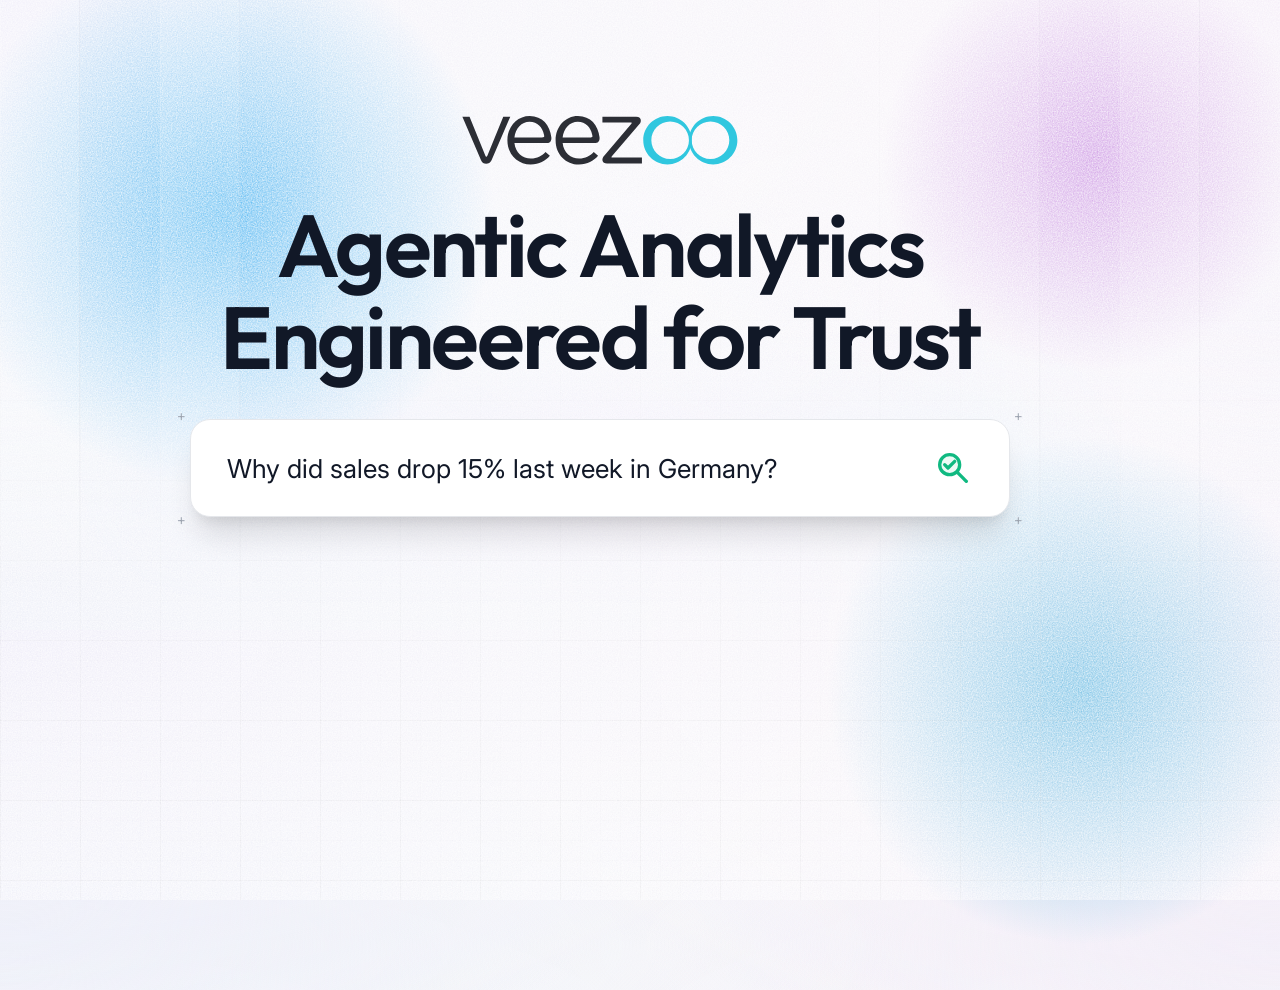
<file: Research/brand/hero-background-reference.html>
<!DOCTYPE html>
<html lang="en">
<head>
<meta charset="UTF-8">
<meta name="viewport" content="width=device-width, initial-scale=1.0">
<title>OG Background</title>
<style>
  @import url('https://fonts.googleapis.com/css2?family=Outfit:wght@400;500;600;700&family=DM+Sans:wght@500;600;700&family=Inter:wght@400;500;600&display=swap');

  * { margin: 0; padding: 0; box-sizing: border-box; }

  body {
    width: 1200px;
    height: 630px;
    overflow: hidden;
    font-family: 'Outfit', 'DM Sans', 'Inter', system-ui, sans-serif;
    color: #111827;
    background-color: #fafafa;
    background-image:
      radial-gradient(at 0% 0%, hsla(250, 50%, 95%, 1) 0px, transparent 50%),
      radial-gradient(at 100% 0%, hsla(280, 45%, 95%, 1) 0px, transparent 50%),
      radial-gradient(at 0% 50%, hsla(220, 50%, 96%, 1) 0px, transparent 50%),
      radial-gradient(at 100% 50%, hsla(260, 40%, 96%, 1) 0px, transparent 50%),
      radial-gradient(at 0% 100%, hsla(230, 45%, 95%, 1) 0px, transparent 50%),
      radial-gradient(at 100% 100%, hsla(270, 45%, 95%, 1) 0px, transparent 50%);
  }

  /* Color blobs */
  .blob {
    position: absolute;
    border-radius: 50%;
    pointer-events: none;
  }
  .blob-blue {
    top: -15%;
    left: -10%;
    width: 700px;
    height: 700px;
    background: radial-gradient(circle, rgba(50, 170, 240, 0.85) 0%, transparent 55%);
  }
  .blob-teal {
    bottom: -10%;
    right: -8%;
    width: 600px;
    height: 600px;
    background: radial-gradient(circle, rgba(60, 170, 220, 0.7) 0%, transparent 60%);
  }
  .blob-purple {
    top: -10%;
    right: -5%;
    width: 500px;
    height: 500px;
    background: radial-gradient(circle, rgba(190, 120, 220, 0.7) 0%, transparent 60%);
  }

  /* Glass panels */
  .glass-panels {
    position: absolute;
    inset: 0;
    display: flex;
    -webkit-mask-image:
      linear-gradient(to bottom, black 0%, black 45%, transparent 75%),
      linear-gradient(90deg, black 0%, black 10%, transparent 40%, transparent 60%, black 90%, black 100%);
    -webkit-mask-composite: source-in;
  }
  .glass-panel {
    height: 100%;
    flex-shrink: 0;
    width: 80px;
    margin-right: 80px;
    background: rgba(255, 255, 255, 0.15);
    backdrop-filter: blur(2px);
    -webkit-backdrop-filter: blur(2px);
    border-left: 1px solid rgba(255, 255, 255, 0.12);
    border-right: 1px solid rgba(75, 85, 110, 0.08);
  }

  /* Blueprint grid */
  .grid-layer {
    position: absolute;
    inset: 0;
    -webkit-mask-image: linear-gradient(to bottom, transparent 20%, rgba(0,0,0,0.3) 45%, rgba(0,0,0,0.7) 70%, black 90%);
  }

  /* Noise texture */
  .noise-layer {
    position: absolute;
    inset: 0;
    opacity: 0.85;
  }

  /* Content layer */
  .content {
    position: relative;
    z-index: 10;
    width: 100%;
    height: 100%;
    display: flex;
    flex-direction: column;
    align-items: center;
    justify-content: center;
    padding: 40px 60px;
  }
</style>
</head>
<body>

  <!-- Blobs -->
  <div class="blob blob-blue"></div>
  <div class="blob blob-teal"></div>
  <div class="blob blob-purple"></div>

  <!-- Glass panels -->
  <div class="glass-panels">
    <div class="glass-panel"></div><div class="glass-panel"></div><div class="glass-panel"></div>
    <div class="glass-panel"></div><div class="glass-panel"></div><div class="glass-panel"></div>
    <div class="glass-panel"></div><div class="glass-panel"></div><div class="glass-panel"></div>
    <div class="glass-panel"></div><div class="glass-panel"></div><div class="glass-panel"></div>
  </div>

  <!-- Blueprint grid (SVG) -->
  <div class="grid-layer">
    <svg width="100%" height="100%" xmlns="http://www.w3.org/2000/svg">
      <defs>
        <pattern id="minorGrid" width="20" height="20" patternUnits="userSpaceOnUse">
          <path d="M 20 0 L 0 0 0 20" fill="none" stroke="rgba(160,160,160,0.12)" stroke-width="0.5"/>
        </pattern>
        <pattern id="majorGrid" width="80" height="80" patternUnits="userSpaceOnUse">
          <rect width="80" height="80" fill="url(#minorGrid)"/>
          <path d="M 80 0 L 0 0 0 80" fill="none" stroke="rgba(140,140,140,0.18)" stroke-width="1"/>
        </pattern>
      </defs>
      <rect width="100%" height="100%" fill="url(#majorGrid)"/>
    </svg>
  </div>

  <!-- Noise texture -->
  <div class="noise-layer">
    <svg width="100%" height="100%" xmlns="http://www.w3.org/2000/svg">
      <filter id="noise">
        <feTurbulence type="fractalNoise" baseFrequency="0.8" numOctaves="4" stitchTiles="stitch"/>
        <feColorMatrix type="saturate" values="0"/>
        <feComponentTransfer>
          <feFuncR type="linear" slope="0.5" intercept="0.85"/>
          <feFuncG type="linear" slope="0.5" intercept="0.85"/>
          <feFuncB type="linear" slope="0.5" intercept="0.85"/>
        </feComponentTransfer>
      </filter>
      <rect width="100%" height="100%" filter="url(#noise)"/>
    </svg>
  </div>

  <!-- Content -->
  <div class="content">
    <!-- Veezoo logo -->
    <svg xmlns="http://www.w3.org/2000/svg" viewBox="0 0 256 49" width="280" height="54" style="margin-bottom: 32px;">
      <path fill="#30c7df" fill-rule="evenodd" d="M189.69 2.59C201.92 2.59 211.82 12.5 211.82 24.73C211.82 36.95 201.92 46.86 189.69 46.86C177.47 46.86 167.56 36.95 167.56 24.73C167.56 12.5 177.47 2.59 189.69 2.59ZM209.34 24.73C209.34 15.22 201.64 7.52 192.14 7.52C182.64 7.52 174.94 15.22 174.94 24.73C174.94 34.23 182.64 41.93 192.14 41.93C201.64 41.93 209.34 34.23 209.34 24.73Z"/>
      <path fill="#30c7df" fill-rule="evenodd" d="M253.6 24.73C253.6 36.95 243.7 46.86 231.47 46.86C219.25 46.86 209.34 36.95 209.34 24.73C209.34 12.5 219.25 2.59 231.47 2.59C243.7 2.59 253.6 12.5 253.6 24.73ZM229.03 41.93C238.53 41.93 246.23 34.23 246.23 24.73C246.23 15.22 238.53 7.52 229.03 7.52C219.53 7.52 211.82 15.22 211.82 24.73C211.82 34.23 219.53 41.93 229.03 41.93Z"/>
      <path fill="#2c2e35" fill-rule="evenodd" d="M108.84 41.46C114.69 41.46 118.81 39.07 122.27 35.44L126.23 38.98C121.95 43.76 116.75 46.98 108.68 46.98C96.97 46.98 87.41 37.99 87.41 24.73C87.41 12.36 96.07 2.45 107.85 2.47C119.38 2.49 126.36 10.84 127.58 22.07C127.84 24.55 127.03 27.28 123.97 27.28L93.84 27.28C94.75 36.26 101.34 41.46 108.84 41.46ZM119.03 22.17C121.28 22.17 121.32 21.78 120.81 19.45C119.4 12.94 115.02 7.83 107.69 7.83C100.35 7.83 94.75 13.93 93.84 22.17L119.03 22.17Z"/>
      <path fill="#2c2e35" d="M28.83 43.08L45.96 3.15L39.55 3.15L25.1 38.59C24.44 40.12 23.72 40.12 23.12 38.59L8.73 3.18L2.18 3.18L19.24 43.08C20.71 47.39 26.96 47.41 28.83 43.08Z"/>
      <path fill="#2c2e35" d="M134.42 45.99L166.33 45.99L166.33 40.6L139.4 40.6C138.22 40.59 138.17 40.19 139.04 39.2L164.09 9.84C166.18 7.87 166.01 3.12 161.13 3.16L130.21 3.16L130.21 8.54L156.37 8.54C157.05 8.54 157.18 9.09 156.67 9.68L132.04 38.62C128.87 41.76 129.84 45.95 134.42 45.99Z"/>
      <path fill="#2c2e35" fill-rule="evenodd" d="M64.77 41.46C70.62 41.46 74.74 39.07 78.2 35.44L82.16 38.98C77.87 43.76 72.68 46.98 64.61 46.98C52.9 46.98 43.34 37.99 43.34 24.73C43.34 12.36 52 2.45 63.78 2.47C75.31 2.49 82.29 10.84 83.51 22.07C83.77 24.55 82.96 27.28 79.9 27.28L49.77 27.28C50.68 36.26 57.27 41.46 64.77 41.46ZM74.96 22.17C77.21 22.17 77.25 21.78 76.74 19.45C75.33 12.94 70.95 7.83 63.62 7.83C56.28 7.83 50.68 13.93 49.77 22.17L74.96 22.17Z"/>
    </svg>

    <!-- Tagline -->
    <h1 style="font-size: 88px; font-weight: 600; letter-spacing: -0.03em; text-align: center; line-height: 1.05;">
      Agentic Analytics<br>Engineered for Trust
    </h1>

    <!-- Demo input (static end state) -->
    <div style="
      margin-top: 36px;
      width: 820px;
      background: white;
      border-radius: 20px;
      box-shadow: 0 25px 30px -8px rgba(0,0,0,0.12), 0 10px 12px -6px rgba(0,0,0,0.08);
      border: 1px solid #e5e7eb;
      padding: 28px 36px;
      display: flex;
      align-items: center;
      gap: 20px;
      position: relative;
    ">
      <!-- Plus markers -->
      <span style="position:absolute; top:-14px; left:-14px; color:#9ca3af; font-size:16px; font-weight:300;">+</span>
      <span style="position:absolute; top:-14px; right:-14px; color:#9ca3af; font-size:16px; font-weight:300;">+</span>
      <span style="position:absolute; bottom:-14px; left:-14px; color:#9ca3af; font-size:16px; font-weight:300;">+</span>
      <span style="position:absolute; bottom:-14px; right:-14px; color:#9ca3af; font-size:16px; font-weight:300;">+</span>

      <!-- Query text -->
      <span style="flex: 1; font-size: 26px; color: #111827; font-family: 'Inter', system-ui, sans-serif;">
        Why did sales drop 15% last week in Germany?
      </span>

      <!-- Search icon with checkmark (end state) -->
      <svg width="40" height="40" viewBox="0 0 24 24" fill="none" xmlns="http://www.w3.org/2000/svg" style="flex-shrink: 0;">
        <circle cx="10" cy="10" r="6" stroke="#10b981" stroke-width="2" fill="rgba(16,185,129,0.08)"/>
        <line x1="14.5" y1="14.5" x2="20" y2="20" stroke="#10b981" stroke-width="2" stroke-linecap="round"/>
        <path d="M7 10 L9 12 L13 8" stroke="#10b981" stroke-width="2" stroke-linecap="round" stroke-linejoin="round" fill="none"/>
      </svg>

      <!-- Glow behind -->
      <div style="
        position: absolute;
        inset: 0;
        z-index: -1;
        filter: blur(48px);
        opacity: 0.2;
        background: linear-gradient(to right, rgba(191,219,254,0.5), rgba(216,180,254,0.5), rgba(165,243,252,0.5));
        transform: scale(1.1);
        border-radius: 20px;
      "></div>
    </div>
  </div>

</body>
</html>
</file>
